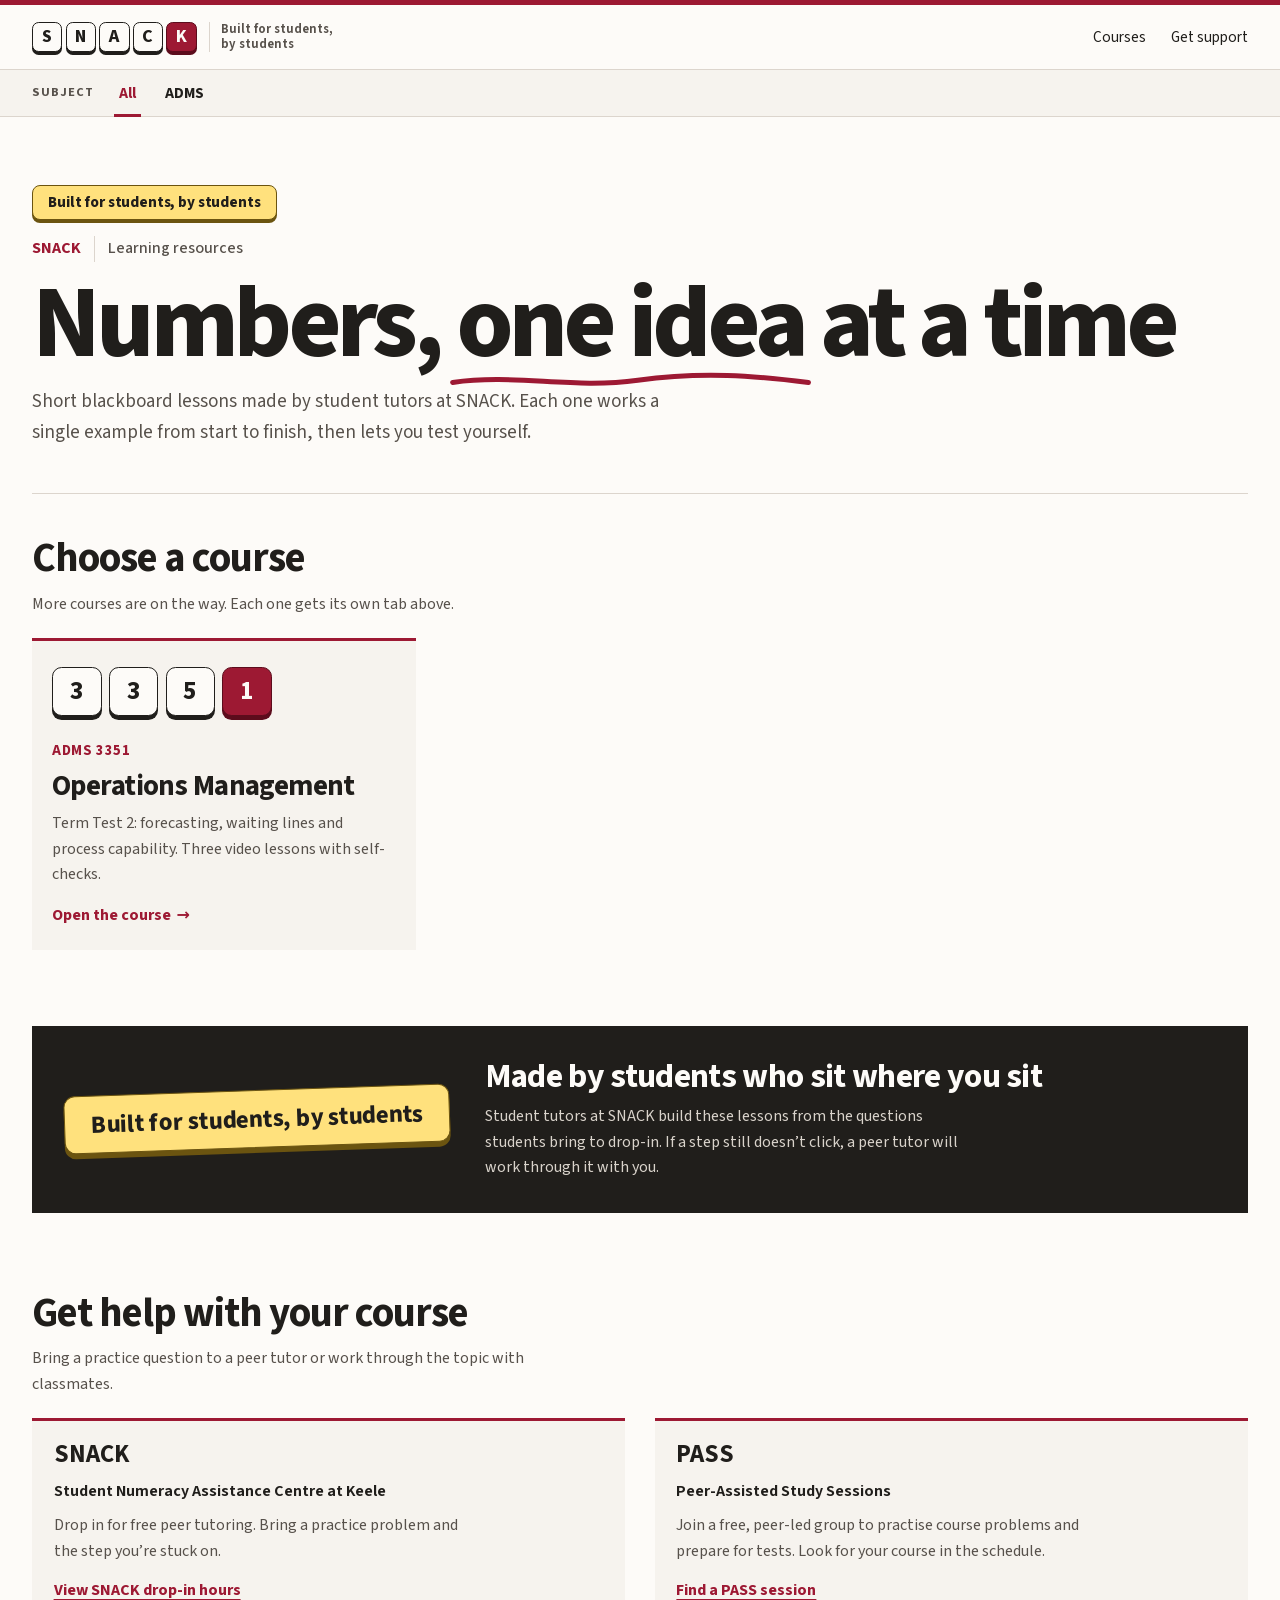
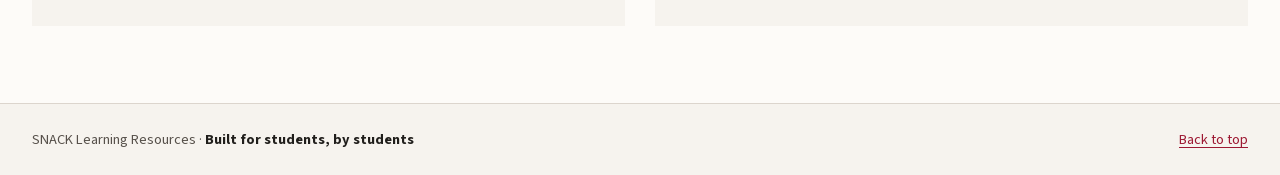
<file: index.html>
<!doctype html>
<html lang="en">
<head>
  <meta charset="utf-8">
  <meta name="viewport" content="width=device-width, initial-scale=1">
  <meta name="description" content="Short video lessons and self-checks for York courses, made by student tutors at SNACK.">
  <title>SNACK Learning Resources | Built for students, by students</title>
  <link rel="icon" href="brand/favicon.svg" type="image/svg+xml">
  <link rel="stylesheet" href="education.css">
  <link rel="stylesheet" href="styles.css">
  <script src="site.js" defer></script>
</head>
<body>
  <a class="skip-link" href="#main">Skip to content</a>
  <header class="site-header">
    <div class="site-width header-inner">
      <a class="site-brand" href="index.html" aria-label="SNACK, built for students, by students. Home">
        <span class="keylogo" aria-hidden="true"><span>S</span><span>N</span><span>A</span><span>C</span><span class="k">K</span></span>
        <span class="brand-tag" aria-hidden="true">Built for students,<br>by students</span>
      </a>
      <nav aria-label="Site">
        <a href="#subjects">Courses</a>
        <a href="#support">Get support</a>
      </nav>
    </div>
  </header>
  <nav class="tabbar" aria-label="Subjects and courses">
    <div class="site-width tabbar-inner">
      <div class="tabgroup">
        <span class="tab-label">Subject</span>
        <a class="tab" href="index.html" aria-current="page">All</a>
        <a class="tab" href="adms/">ADMS</a>
      </div>
    </div>
  </nav>

  <main class="site-width" id="main" tabindex="-1">
    <section class="hub-hero" aria-labelledby="home-title">
      <p class="hero-kicker"><span class="spacebar small">Built for students, by students</span></p>
      <p class="course">SNACK <span>Learning resources</span></p>
      <h1 id="home-title">Numbers, <span class="underlined">one idea<svg viewBox="0 0 100 10" preserveAspectRatio="none" aria-hidden="true"><path pathLength="1" d="M1 6C18 2 34 9 52 5S84 3 99 6"/></svg></span> at a time</h1>
      <p class="intro-copy">Short blackboard lessons made by student tutors at SNACK. Each one works a single example from start to finish, then lets you test yourself.</p>
    </section>

    <section class="lesson-index" id="subjects" aria-labelledby="subjects-title">
      <div class="section-heading reveal">
        <h2 id="subjects-title">Choose a course</h2>
        <p>More courses are on the way. Each one gets its own tab above.</p>
      </div>
      <ol class="course-cards">
        <li class="course-card reveal">
          <a href="adms/3351/">
            <span class="course-keys" aria-hidden="true"><span>3</span><span>3</span><span>5</span><span>1</span></span>
            <span class="card-body">
              <span class="chapter">ADMS 3351</span>
              <h3>Operations Management</h3>
              <p>Term Test 2: forecasting, waiting lines and process capability. Three video lessons with self-checks.</p>
              <span class="arrow-link">Open the course</span>
            </span>
          </a>
        </li>
      </ol>
    </section>

    <section class="made-by reveal" aria-labelledby="made-by-title">
      <p class="spacebar" aria-hidden="true">Built for students, by students</p>
      <div class="made-by-copy">
        <h2 id="made-by-title">Made by students who sit where you sit</h2>
        <p>Student tutors at SNACK build these lessons from the questions students bring to drop-in. If a step still doesn’t click, a peer tutor will work through it with you.</p>
      </div>
    </section>

    <section class="support-section" id="support" aria-labelledby="support-title">
      <div class="section-heading reveal">
        <h2 id="support-title">Get help with your course</h2>
        <p>Bring a practice question to a peer tutor or work through the topic with classmates.</p>
      </div>
      <div class="support-grid">
        <article class="support-option reveal">
          <h3>SNACK</h3>
          <p class="support-name">Student Numeracy Assistance Centre at Keele</p>
          <p>Drop in for free peer tutoring. Bring a practice problem and the step you’re stuck on.</p>
          <a class="resource-link" href="https://www.yorku.ca/laps/snack/drop-in-support/">View SNACK drop-in hours</a>
        </article>
        <article class="support-option reveal" style="--delay: .08s">
          <h3>PASS</h3>
          <p class="support-name">Peer-Assisted Study Sessions</p>
          <p>Join a free, peer-led group to practise course problems and prepare for tests. Look for your course in the schedule.</p>
          <a class="resource-link" href="https://www.yorku.ca/laps/support/pass-program/">Find a PASS session</a>
        </article>
      </div>
    </section>
  </main>
  <footer class="site-footer">
    <div class="site-width">
      <span>SNACK Learning Resources · <strong>Built for students, by students</strong></span>
      <a href="#main">Back to top</a>
    </div>
  </footer>
</body>
</html>
</file>
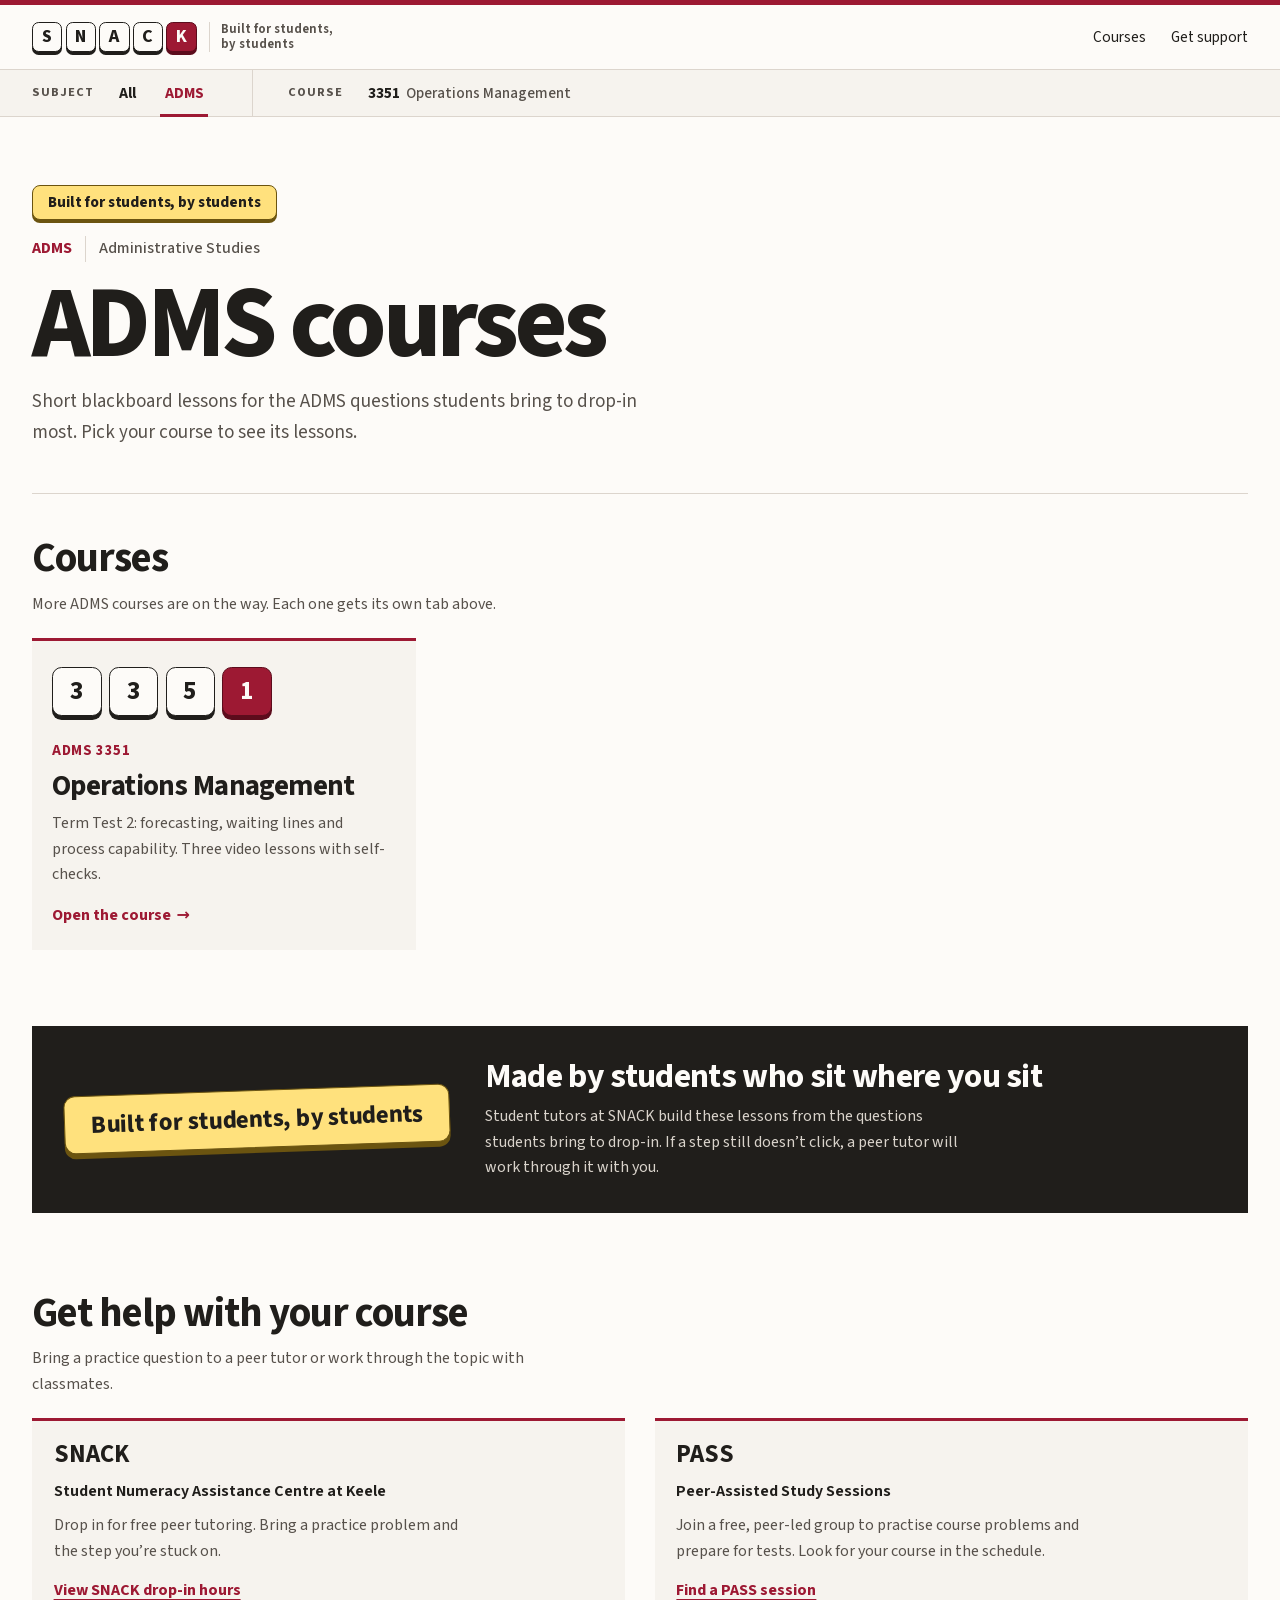
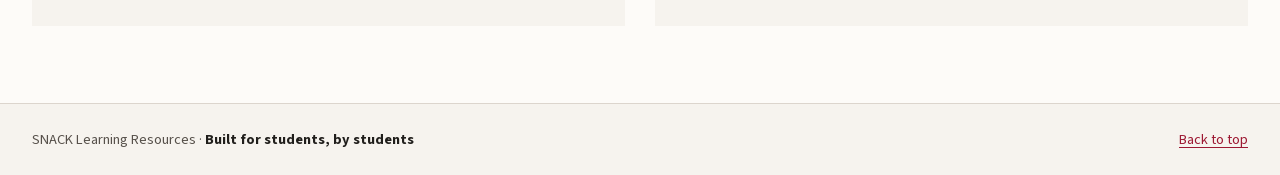
<file: adms/index.html>
<!doctype html>
<html lang="en">
<head>
  <meta charset="utf-8">
  <meta name="viewport" content="width=device-width, initial-scale=1">
  <meta name="description" content="Video lessons and self-checks for ADMS courses at York, made by SNACK student tutors.">
  <title>ADMS courses | SNACK Learning Resources</title>
  <link rel="icon" href="../brand/favicon.svg" type="image/svg+xml">
  <link rel="stylesheet" href="../education.css">
  <link rel="stylesheet" href="../styles.css">
  <script src="../site.js" defer></script>
</head>
<body>
  <a class="skip-link" href="#main">Skip to content</a>
  <header class="site-header">
    <div class="site-width header-inner">
      <a class="site-brand" href="../index.html" aria-label="SNACK, built for students, by students. Home">
        <span class="keylogo" aria-hidden="true"><span>S</span><span>N</span><span>A</span><span>C</span><span class="k">K</span></span>
        <span class="brand-tag" aria-hidden="true">Built for students,<br>by students</span>
      </a>
      <nav aria-label="Site">
        <a href="#courses">Courses</a>
        <a href="#support">Get support</a>
      </nav>
    </div>
  </header>
  <nav class="tabbar" aria-label="Subjects and courses">
    <div class="site-width tabbar-inner">
      <div class="tabgroup">
        <span class="tab-label">Subject</span>
        <a class="tab" href="../index.html">All</a>
        <a class="tab" href="../adms/" aria-current="page">ADMS</a>
      </div>
      <div class="tabgroup">
        <span class="tab-label">Course</span>
        <a class="tab" href="../adms/3351/">3351<span class="tab-name"> Operations Management</span></a>
      </div>
    </div>
  </nav>

  <main class="site-width" id="main" tabindex="-1">
    <section class="hub-hero" aria-labelledby="adms-title">
      <p class="hero-kicker"><span class="spacebar small">Built for students, by students</span></p>
      <p class="course">ADMS <span>Administrative Studies</span></p>
      <h1 id="adms-title">ADMS courses</h1>
      <p class="intro-copy">Short blackboard lessons for the ADMS questions students bring to drop-in most. Pick your course to see its lessons.</p>
    </section>

    <section class="lesson-index" id="courses" aria-labelledby="courses-title">
      <div class="section-heading reveal">
        <h2 id="courses-title">Courses</h2>
        <p>More ADMS courses are on the way. Each one gets its own tab above.</p>
      </div>
      <ol class="course-cards">
        <li class="course-card reveal">
          <a href="3351/">
            <span class="course-keys" aria-hidden="true"><span>3</span><span>3</span><span>5</span><span>1</span></span>
            <span class="card-body">
              <span class="chapter">ADMS 3351</span>
              <h3>Operations Management</h3>
              <p>Term Test 2: forecasting, waiting lines and process capability. Three video lessons with self-checks.</p>
              <span class="arrow-link">Open the course</span>
            </span>
          </a>
        </li>
      </ol>
    </section>

    <section class="made-by reveal" aria-labelledby="made-by-title">
      <p class="spacebar" aria-hidden="true">Built for students, by students</p>
      <div class="made-by-copy">
        <h2 id="made-by-title">Made by students who sit where you sit</h2>
        <p>Student tutors at SNACK build these lessons from the questions students bring to drop-in. If a step still doesn’t click, a peer tutor will work through it with you.</p>
      </div>
    </section>

    <section class="support-section" id="support" aria-labelledby="support-title">
      <div class="section-heading reveal">
        <h2 id="support-title">Get help with your course</h2>
        <p>Bring a practice question to a peer tutor or work through the topic with classmates.</p>
      </div>
      <div class="support-grid">
        <article class="support-option reveal">
          <h3>SNACK</h3>
          <p class="support-name">Student Numeracy Assistance Centre at Keele</p>
          <p>Drop in for free peer tutoring. Bring a practice problem and the step you’re stuck on.</p>
          <a class="resource-link" href="https://www.yorku.ca/laps/snack/drop-in-support/">View SNACK drop-in hours</a>
        </article>
        <article class="support-option reveal" style="--delay: .08s">
          <h3>PASS</h3>
          <p class="support-name">Peer-Assisted Study Sessions</p>
          <p>Join a free, peer-led group to practise course problems and prepare for tests. Look for your course in the schedule.</p>
          <a class="resource-link" href="https://www.yorku.ca/laps/support/pass-program/">Find a PASS session</a>
        </article>
      </div>
    </section>
  </main>
  <footer class="site-footer">
    <div class="site-width">
      <span>SNACK Learning Resources · <strong>Built for students, by students</strong></span>
      <a href="#main">Back to top</a>
    </div>
  </footer>
</body>
</html>
</file>
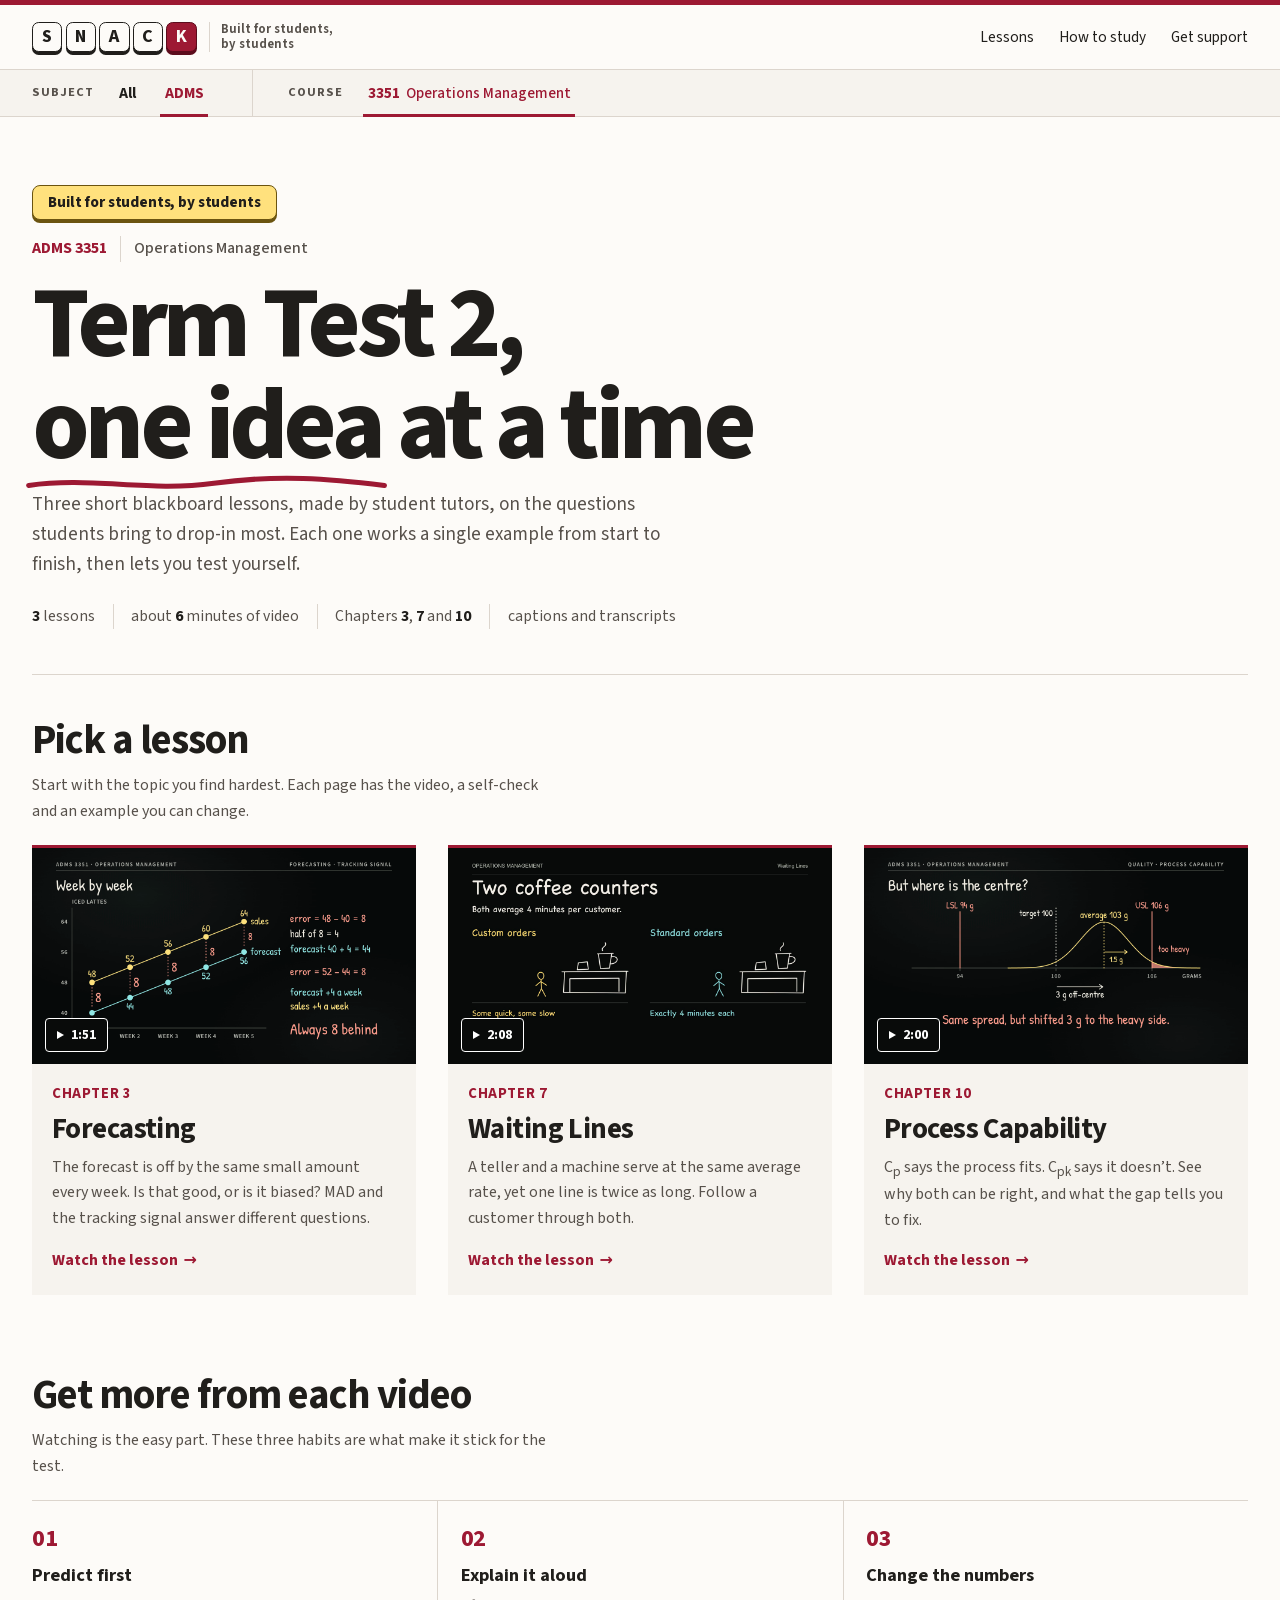
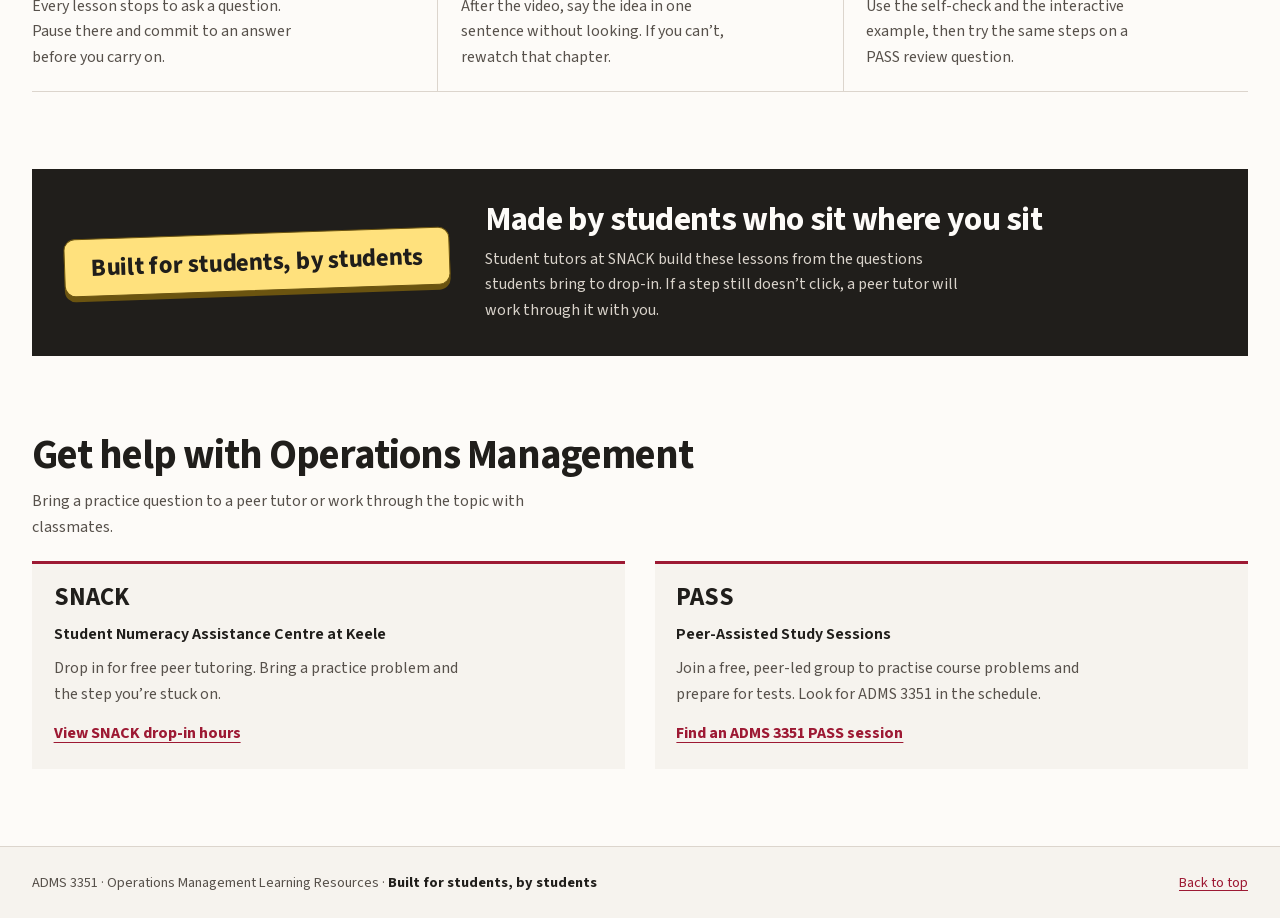
<file: adms/3351/index.html>
<!doctype html>
<html lang="en">
<head>
  <meta charset="utf-8">
  <meta name="viewport" content="width=device-width, initial-scale=1">
  <meta name="description" content="Short blackboard lessons for ADMS 3351 Term Test 2: forecasting, waiting lines and process capability, each with a self-check and peer support at York.">
  <title>Term Test 2 Review | ADMS 3351 | SNACK Learning Resources</title>
  <link rel="icon" href="../../brand/favicon.svg" type="image/svg+xml">
  <link rel="stylesheet" href="../../education.css">
  <link rel="stylesheet" href="../../styles.css">
  <script src="../../site.js" defer></script>
</head>
<body>
  <a class="skip-link" href="#main">Skip to content</a>
  <header class="site-header">
    <div class="site-width header-inner">
      <a class="site-brand" href="../../index.html" aria-label="SNACK, built for students, by students. Home">
        <span class="keylogo" aria-hidden="true"><span>S</span><span>N</span><span>A</span><span>C</span><span class="k">K</span></span>
        <span class="brand-tag" aria-hidden="true">Built for students,<br>by students</span>
      </a>
      <nav aria-label="Site">
        <a href="#lessons">Lessons</a>
        <a href="#how">How to study</a>
        <a href="#support">Get support</a>
      </nav>
    </div>
  </header>
  <nav class="tabbar" aria-label="Subjects and courses">
    <div class="site-width tabbar-inner">
      <div class="tabgroup">
        <span class="tab-label">Subject</span>
        <a class="tab" href="../../index.html">All</a>
        <a class="tab" href="../../adms/" aria-current="true">ADMS</a>
      </div>
      <div class="tabgroup">
        <span class="tab-label">Course</span>
        <a class="tab" href="../../adms/3351/" aria-current="page">3351<span class="tab-name"> Operations Management</span></a>
      </div>
    </div>
  </nav>

  <main class="site-width" id="main" tabindex="-1">
    <section class="hub-hero" aria-labelledby="hub-title">
      <p class="hero-kicker"><span class="spacebar small">Built for students, by students</span></p>
      <p class="course">ADMS 3351 <span>Operations Management</span></p>
      <h1 id="hub-title">Term Test 2, <span class="underlined">one idea<svg viewBox="0 0 100 10" preserveAspectRatio="none" aria-hidden="true"><path pathLength="1" d="M1 6C18 2 34 9 52 5S84 3 99 6"/></svg></span> at a time</h1>
      <p class="intro-copy">Three short blackboard lessons, made by student tutors, on the questions students bring to drop-in most. Each one works a single example from start to finish, then lets you test yourself.</p>
      <ul class="hub-facts">
        <li><strong>3</strong> lessons</li>
        <li>about <strong>6</strong> minutes of video</li>
        <li>Chapters <strong>3</strong>, <strong>7</strong> and <strong>10</strong></li>
        <li>captions and transcripts</li>
      </ul>
    </section>

    <section class="lesson-index" id="lessons" aria-labelledby="lessons-title">
      <div class="section-heading reveal">
        <h2 id="lessons-title">Pick a lesson</h2>
        <p>Start with the topic you find hardest. Each page has the video, a self-check and an example you can change.</p>
      </div>
      <ol class="lesson-cards">
        <li class="lesson-card reveal">
          <a href="forecasting.html">
            <span class="poster"><img src="media/forecasting-poster.png" alt="" width="1280" height="720"><span class="play-chip">1:51</span></span>
            <span class="card-body">
              <span class="chapter">Chapter 3</span>
              <h3>Forecasting</h3>
              <p>The forecast is off by the same small amount every week. Is that good, or is it biased? MAD and the tracking signal answer different questions.</p>
              <span class="arrow-link">Watch the lesson</span>
            </span>
          </a>
        </li>
        <li class="lesson-card reveal" style="--delay: .08s">
          <a href="waiting-lines.html">
            <span class="poster"><img src="media/waiting-lines-poster.png" alt="" width="1280" height="720"><span class="play-chip">2:08</span></span>
            <span class="card-body">
              <span class="chapter">Chapter 7</span>
              <h3>Waiting Lines</h3>
              <p>A teller and a machine serve at the same average rate, yet one line is twice as long. Follow a customer through both.</p>
              <span class="arrow-link">Watch the lesson</span>
            </span>
          </a>
        </li>
        <li class="lesson-card reveal" style="--delay: .16s">
          <a href="quality.html">
            <span class="poster"><img src="media/quality-poster.png" alt="" width="1280" height="720"><span class="play-chip">2:00</span></span>
            <span class="card-body">
              <span class="chapter">Chapter 10</span>
              <h3>Process Capability</h3>
              <p>C<sub>p</sub> says the process fits. C<sub>pk</sub> says it doesn’t. See why both can be right, and what the gap tells you to fix.</p>
              <span class="arrow-link">Watch the lesson</span>
            </span>
          </a>
        </li>
      </ol>
    </section>

    <section class="hub-section" id="how" aria-labelledby="how-title">
      <div class="section-heading reveal">
        <h2 id="how-title">Get more from each video</h2>
        <p>Watching is the easy part. These three habits are what make it stick for the test.</p>
      </div>
      <ol class="method reveal">
        <li><h3>Predict first</h3><p>Every lesson stops to ask a question. Pause there and commit to an answer before you carry on.</p></li>
        <li><h3>Explain it aloud</h3><p>After the video, say the idea in one sentence without looking. If you can’t, rewatch that chapter.</p></li>
        <li><h3>Change the numbers</h3><p>Use the self-check and the interactive example, then try the same steps on a PASS review question.</p></li>
      </ol>
    </section>

    <section class="made-by reveal" aria-labelledby="made-by-title">
      <p class="spacebar" aria-hidden="true">Built for students, by students</p>
      <div class="made-by-copy">
        <h2 id="made-by-title">Made by students who sit where you sit</h2>
        <p>Student tutors at SNACK build these lessons from the questions students bring to drop-in. If a step still doesn’t click, a peer tutor will work through it with you.</p>
      </div>
    </section>

    <section class="support-section" id="support" aria-labelledby="support-title">
      <div class="section-heading reveal">
        <h2 id="support-title">Get help with Operations Management</h2>
        <p>Bring a practice question to a peer tutor or work through the topic with classmates.</p>
      </div>
      <div class="support-grid">
        <article class="support-option reveal">
          <h3>SNACK</h3>
          <p class="support-name">Student Numeracy Assistance Centre at Keele</p>
          <p>Drop in for free peer tutoring. Bring a practice problem and the step you’re stuck on.</p>
          <a class="resource-link" href="https://www.yorku.ca/laps/snack/drop-in-support/">View SNACK drop-in hours</a>
        </article>
        <article class="support-option reveal" style="--delay: .08s">
          <h3>PASS</h3>
          <p class="support-name">Peer-Assisted Study Sessions</p>
          <p>Join a free, peer-led group to practise course problems and prepare for tests. Look for ADMS 3351 in the schedule.</p>
          <a class="resource-link" href="https://www.yorku.ca/laps/support/pass-program/">Find an ADMS 3351 PASS session</a>
        </article>
      </div>
    </section>
  </main>
  <footer class="site-footer">
    <div class="site-width">
      <span>ADMS 3351 · Operations Management Learning Resources · <strong>Built for students, by students</strong></span>
      <a href="#main">Back to top</a>
    </div>
  </footer>
</body>
</html>
</file>
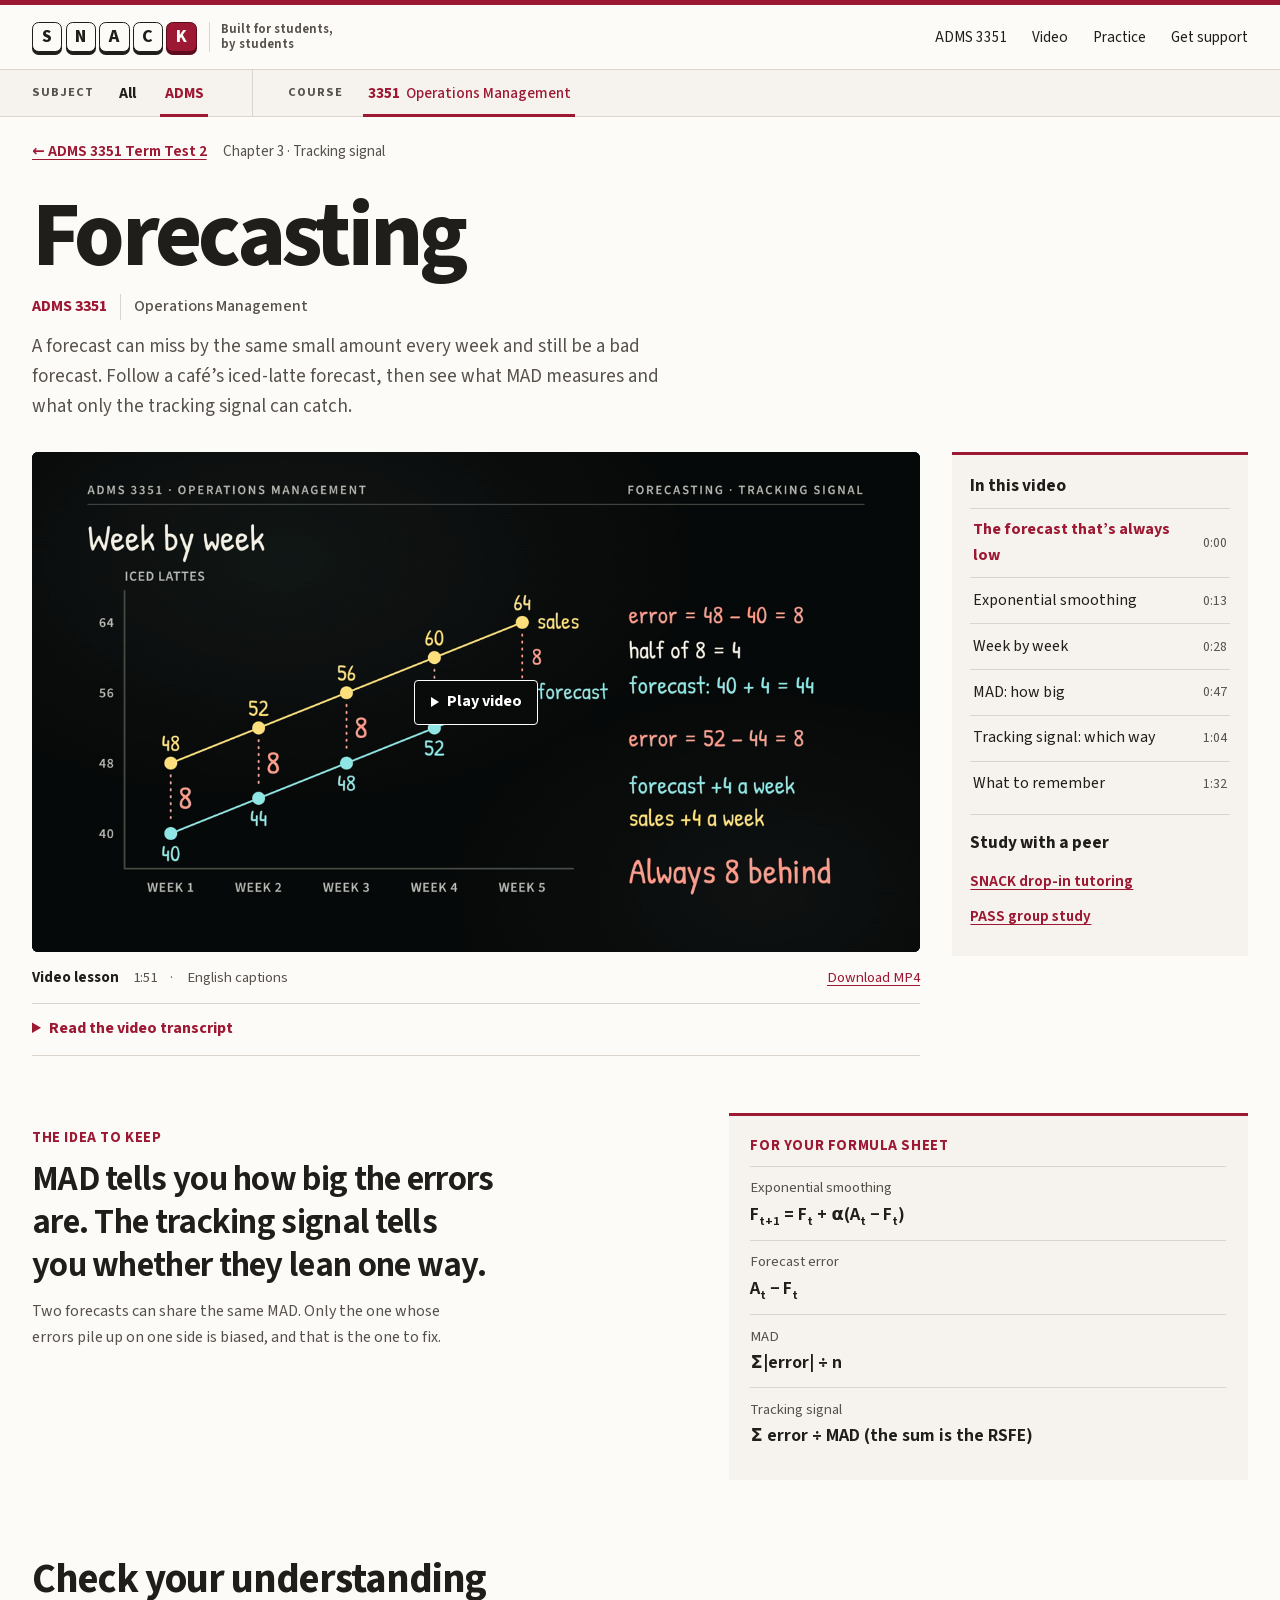
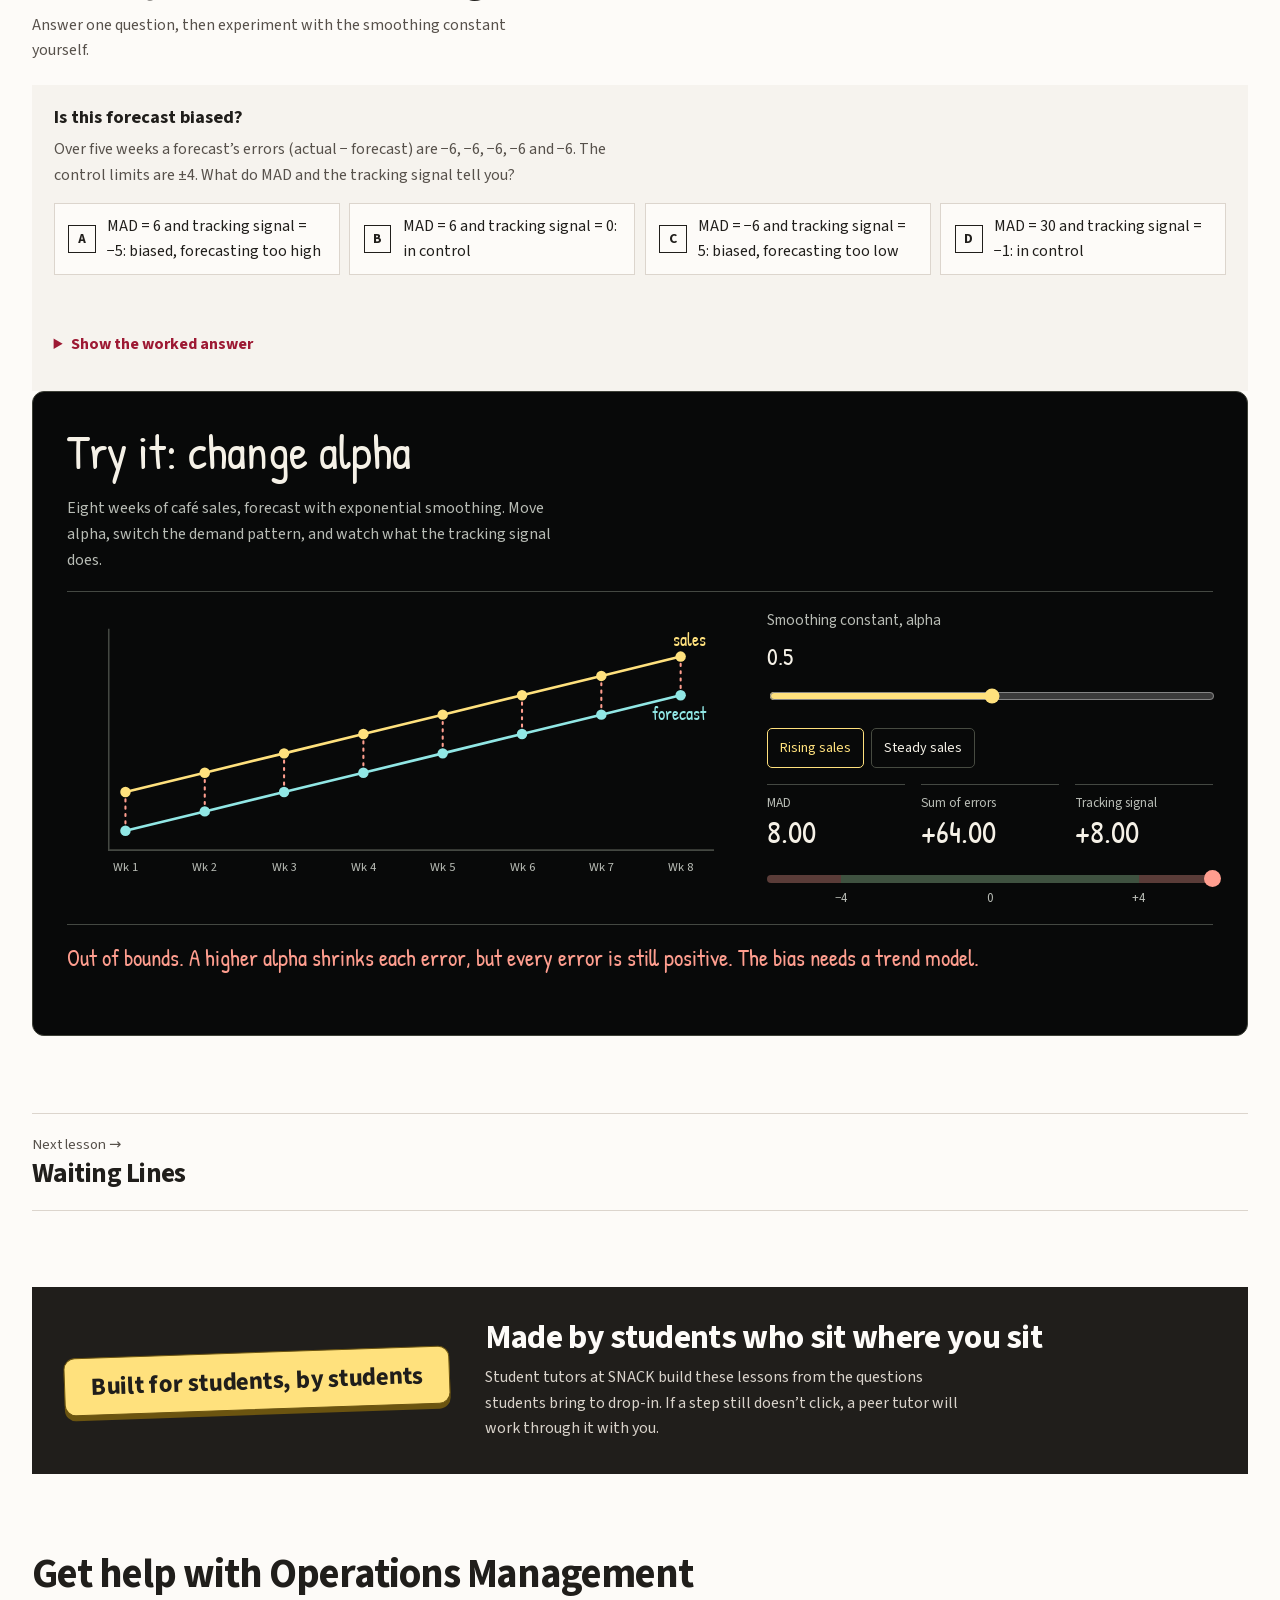
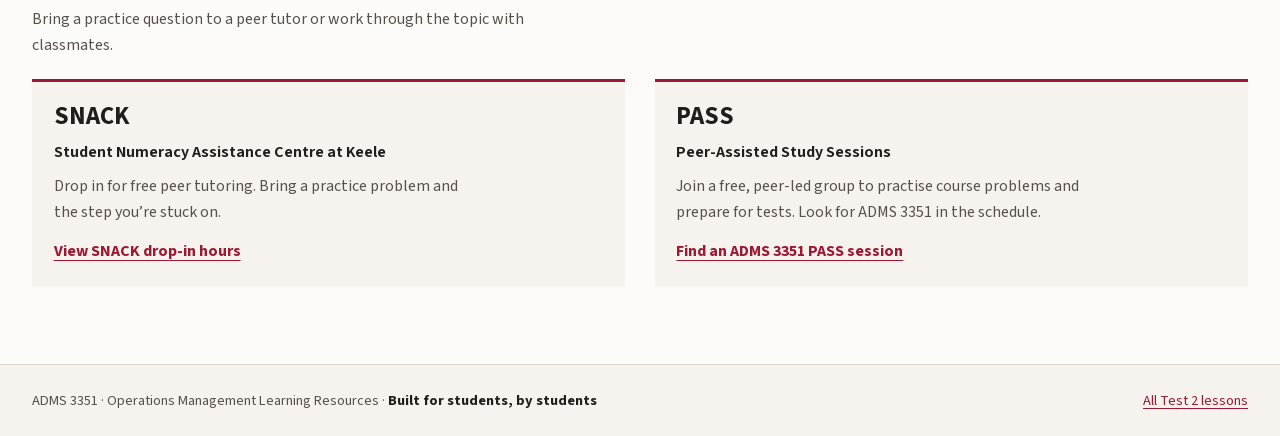
<file: forecasting.html>
<!doctype html>
<html lang="en">
<head>
  <meta charset="utf-8">
  <title>Moved to adms/3351/forecasting.html</title>
  <meta http-equiv="refresh" content="0; url=adms/3351/forecasting.html">
  <link rel="canonical" href="adms/3351/forecasting.html">
  <script>location.replace("adms/3351/forecasting.html" + location.hash);</script>
</head>
<body><p>This lesson moved to <a href="adms/3351/forecasting.html">adms/3351/forecasting.html</a>.</p></body>
</html>
</file>
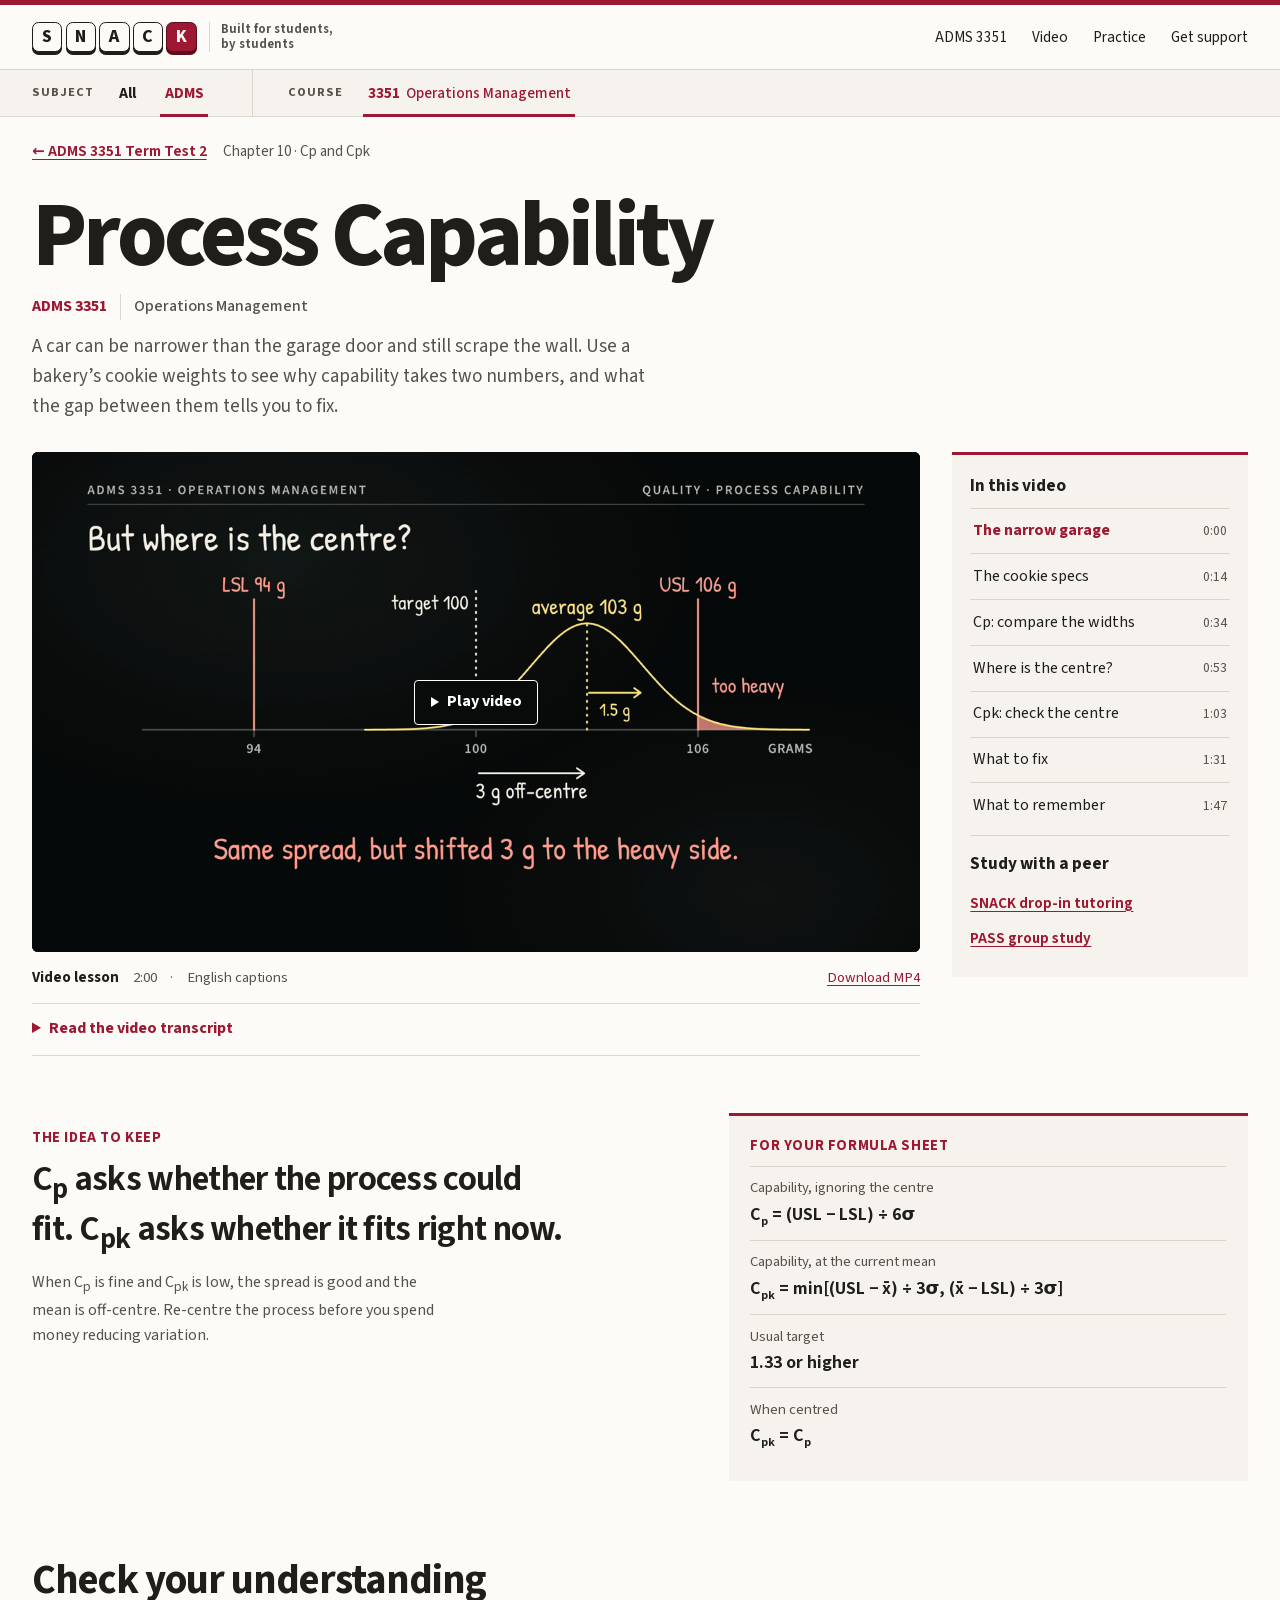
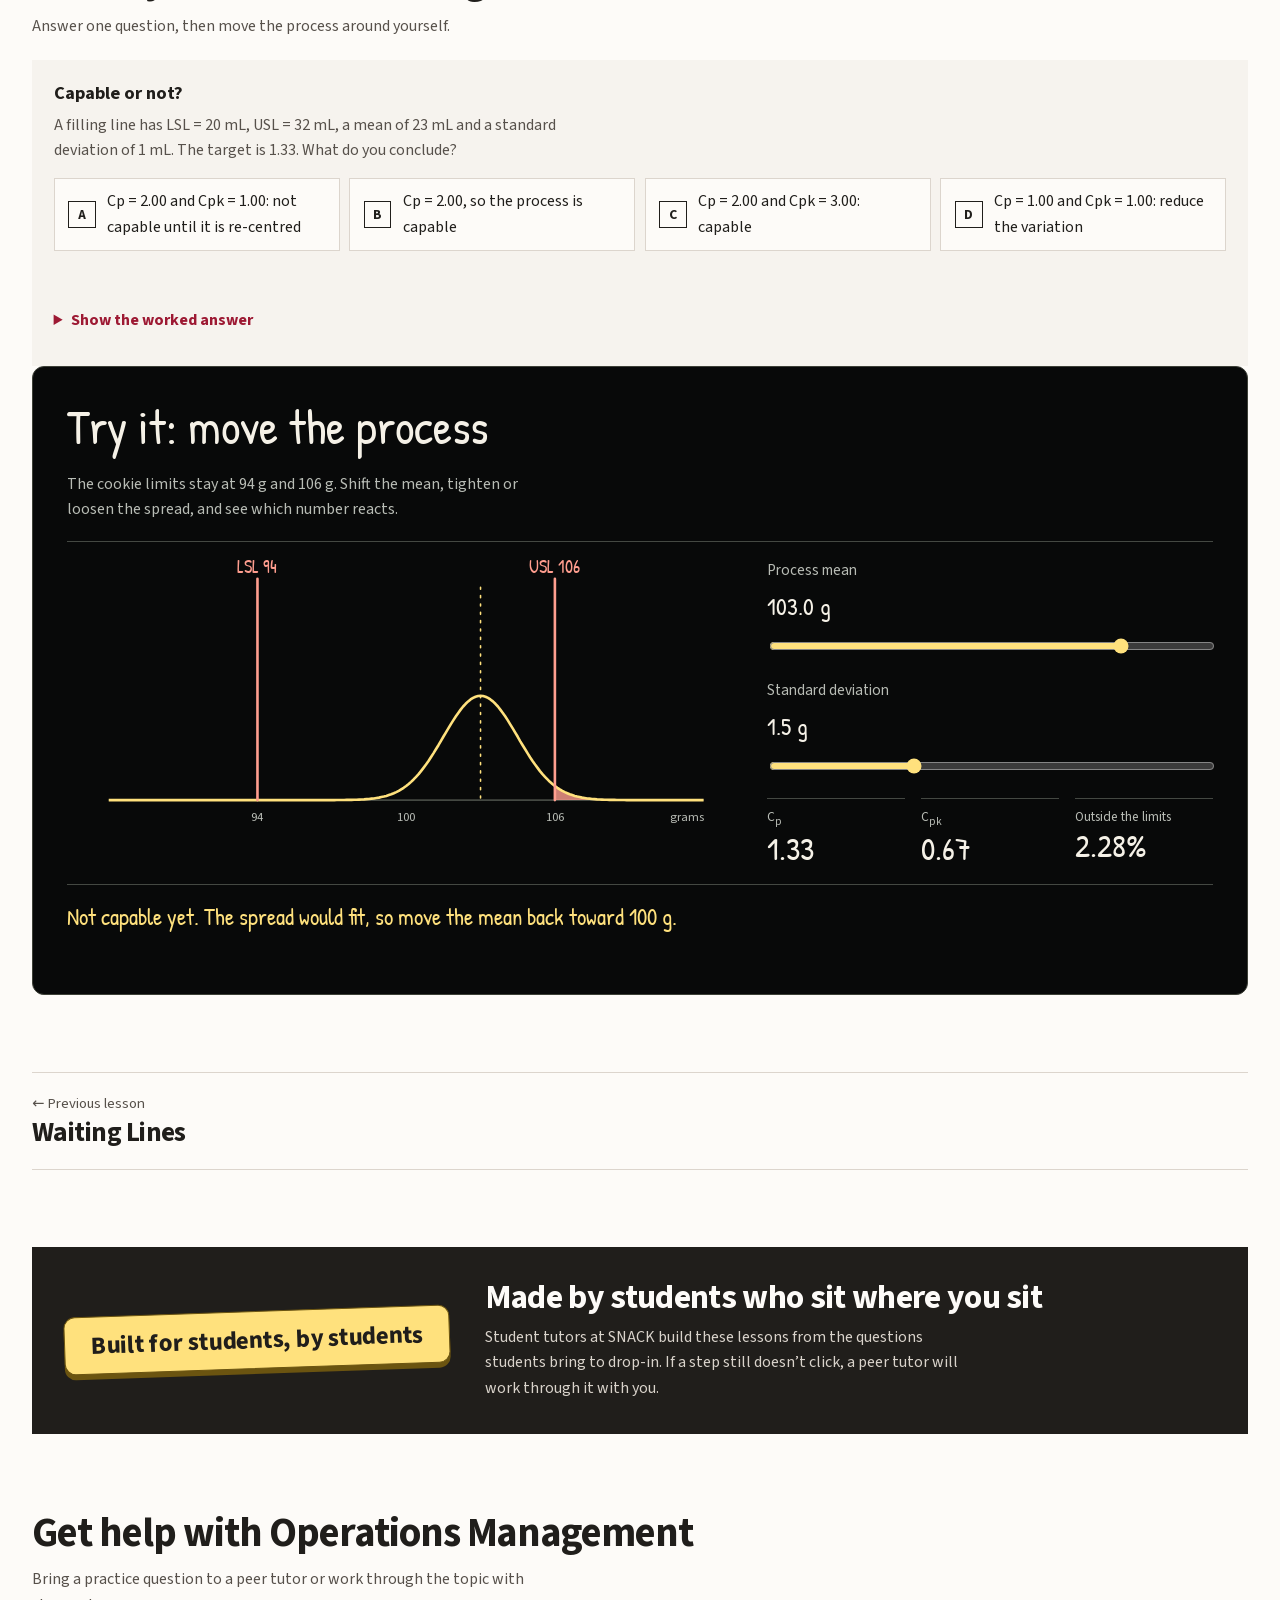
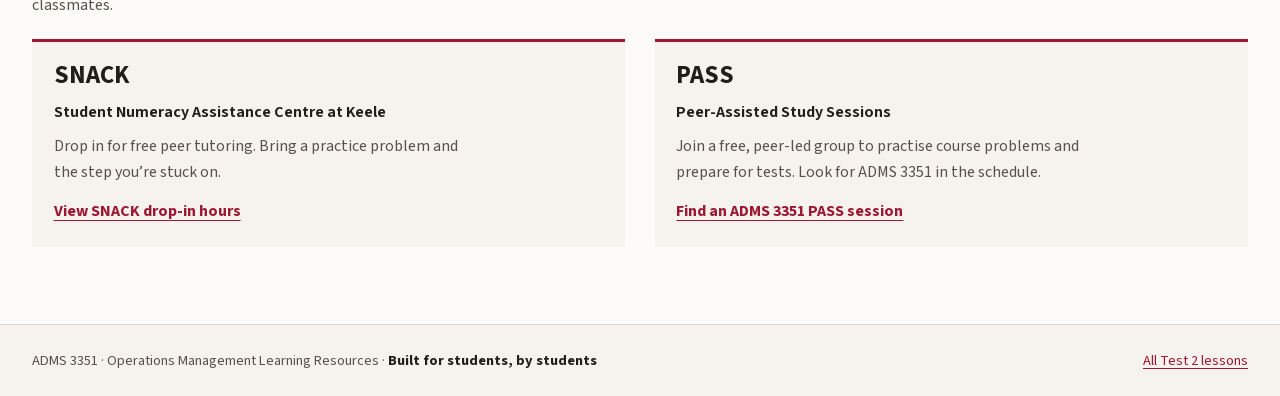
<file: quality.html>
<!doctype html>
<html lang="en">
<head>
  <meta charset="utf-8">
  <title>Moved to adms/3351/quality.html</title>
  <meta http-equiv="refresh" content="0; url=adms/3351/quality.html">
  <link rel="canonical" href="adms/3351/quality.html">
  <script>location.replace("adms/3351/quality.html" + location.hash);</script>
</head>
<body><p>This lesson moved to <a href="adms/3351/quality.html">adms/3351/quality.html</a>.</p></body>
</html>
</file>
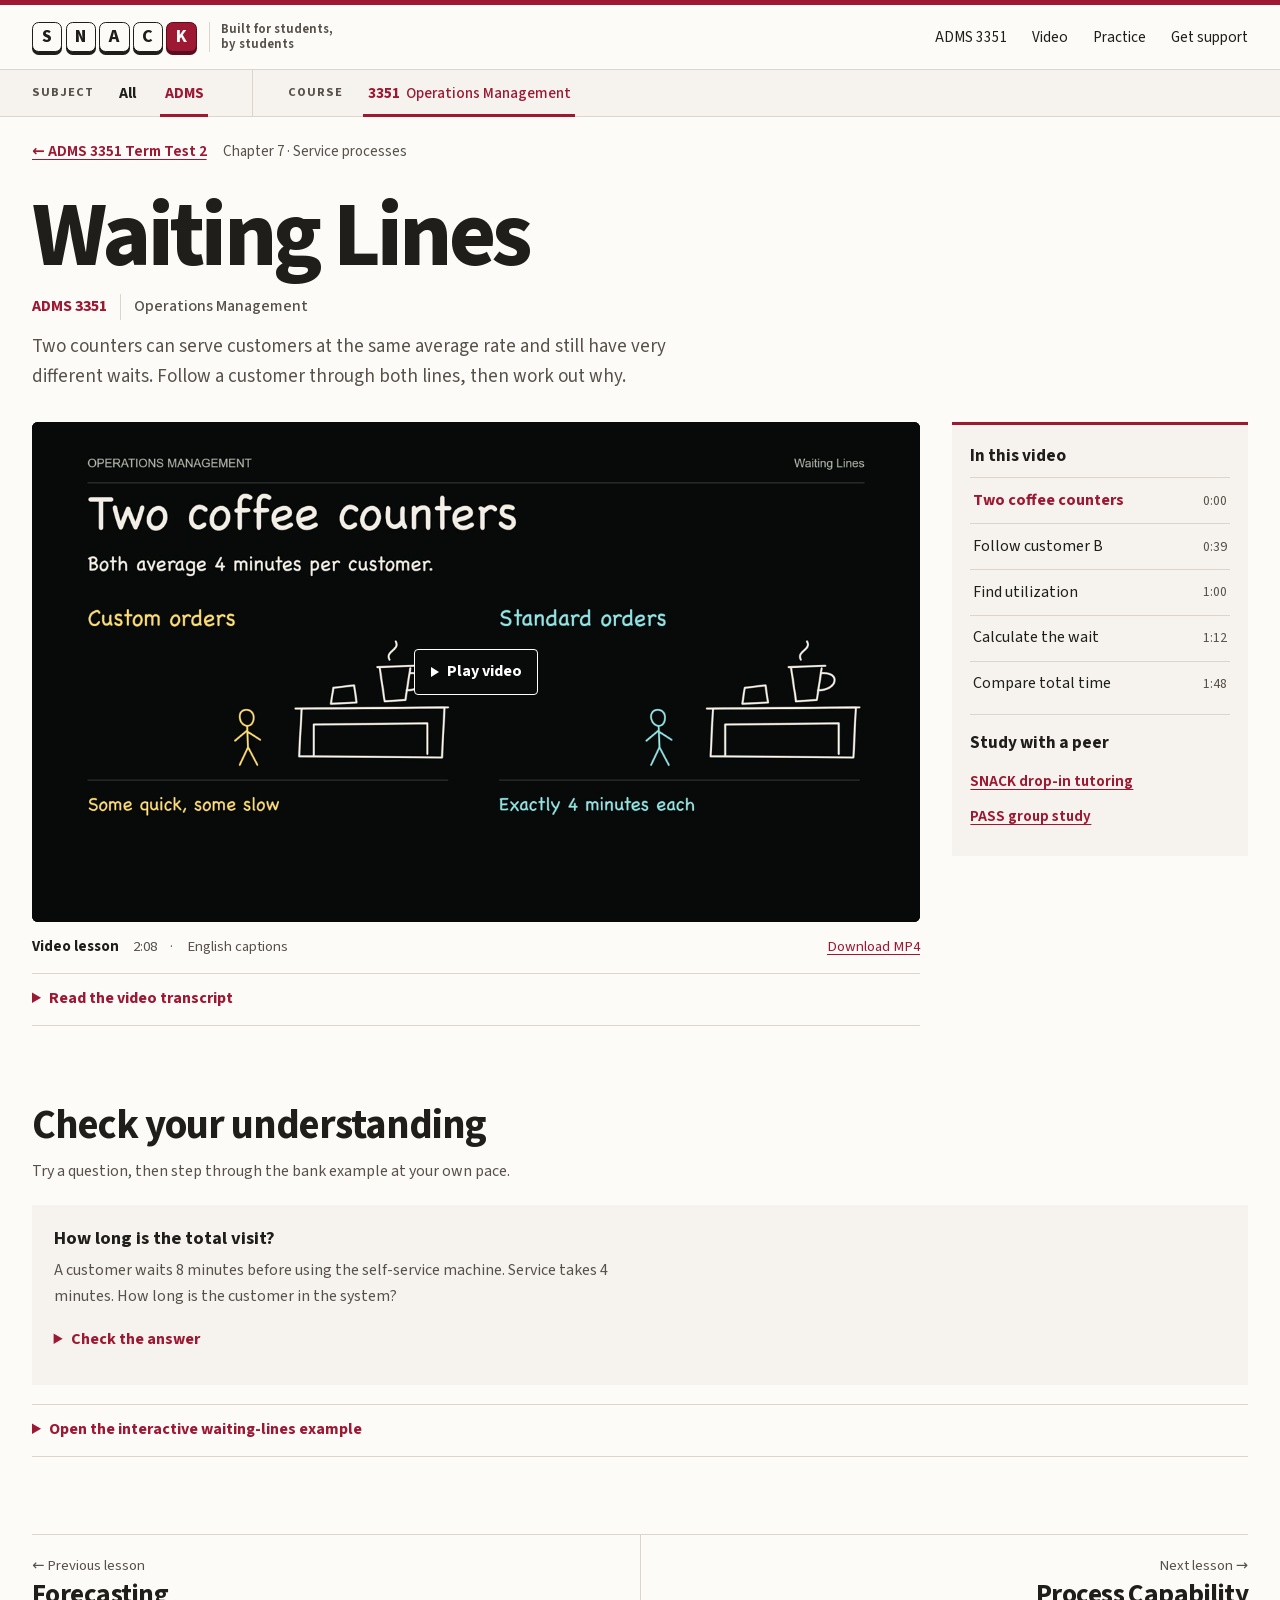
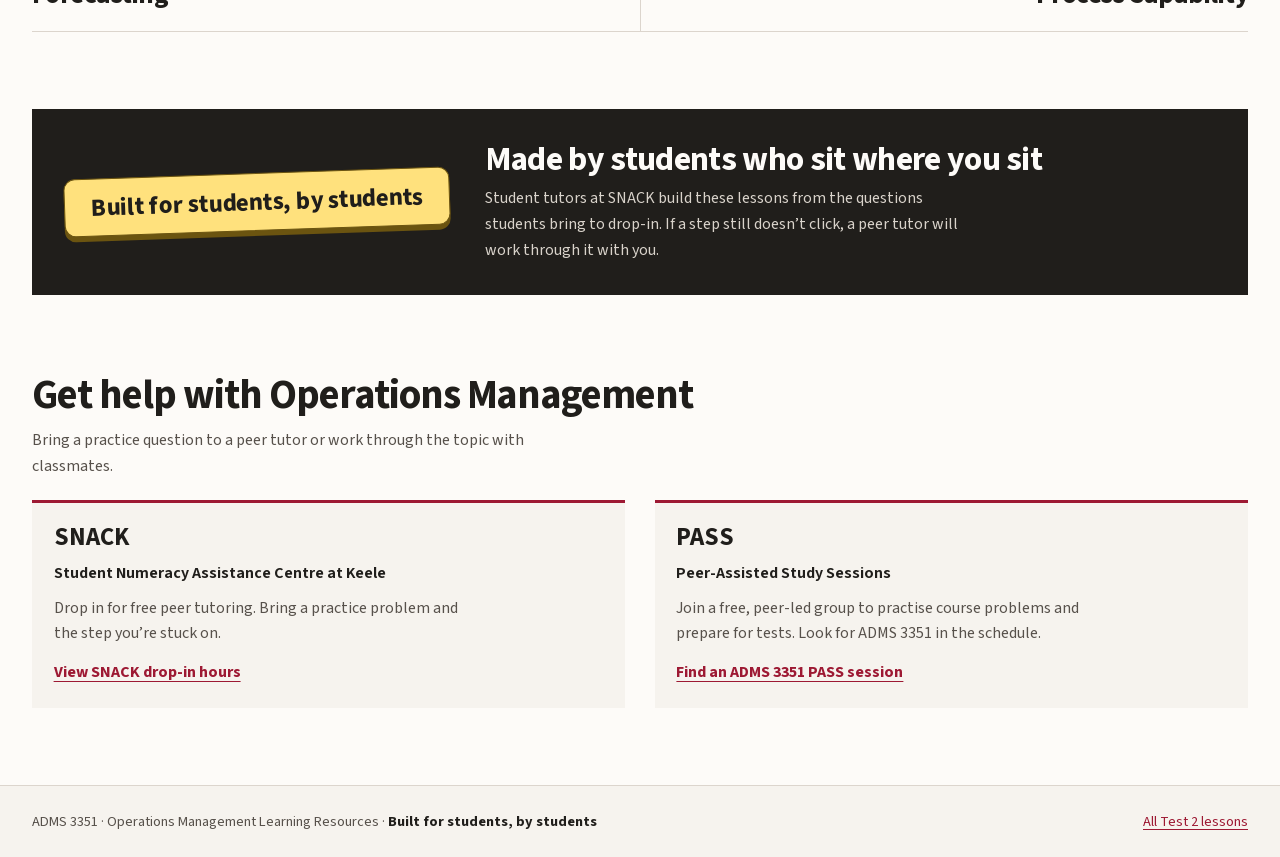
<file: waiting-lines.html>
<!doctype html>
<html lang="en">
<head>
  <meta charset="utf-8">
  <title>Moved to adms/3351/waiting-lines.html</title>
  <meta http-equiv="refresh" content="0; url=adms/3351/waiting-lines.html">
  <link rel="canonical" href="adms/3351/waiting-lines.html">
  <script>location.replace("adms/3351/waiting-lines.html" + location.hash);</script>
</head>
<body><p>This lesson moved to <a href="adms/3351/waiting-lines.html">adms/3351/waiting-lines.html</a>.</p></body>
</html>
</file>
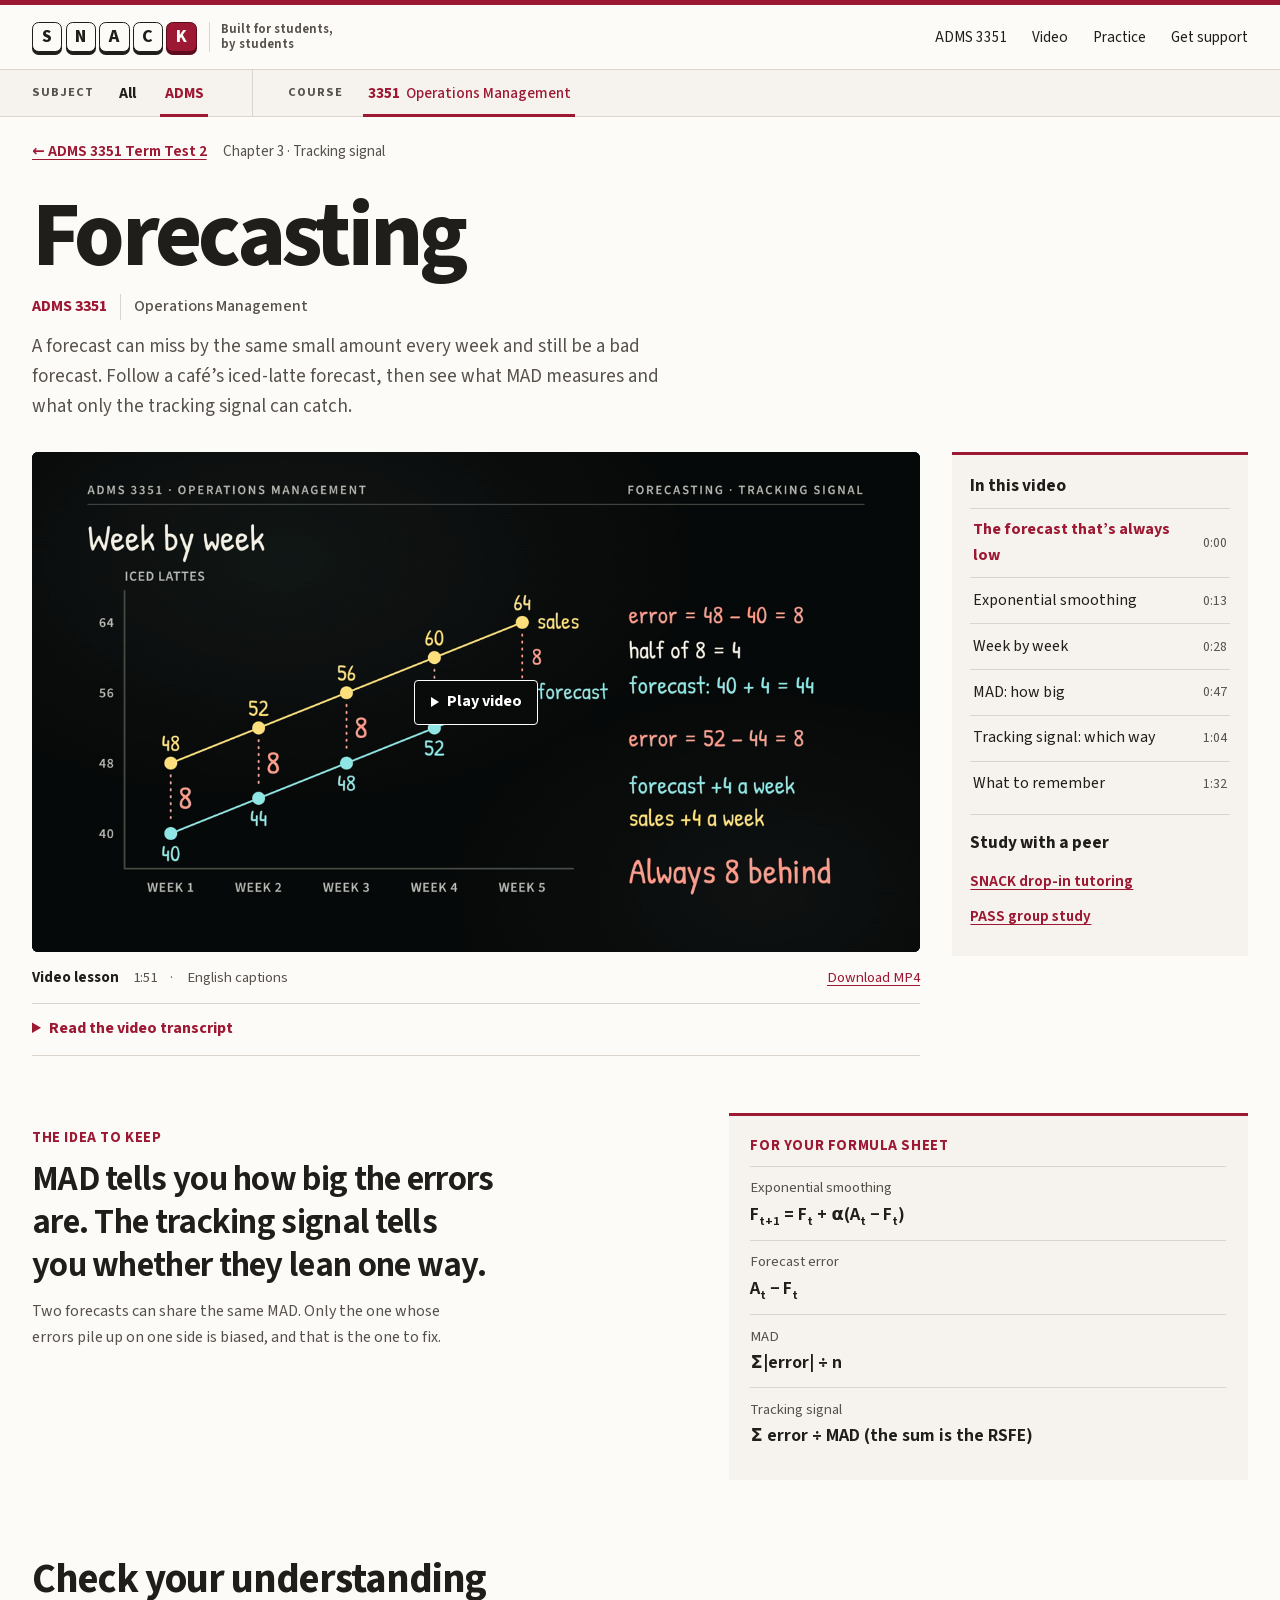
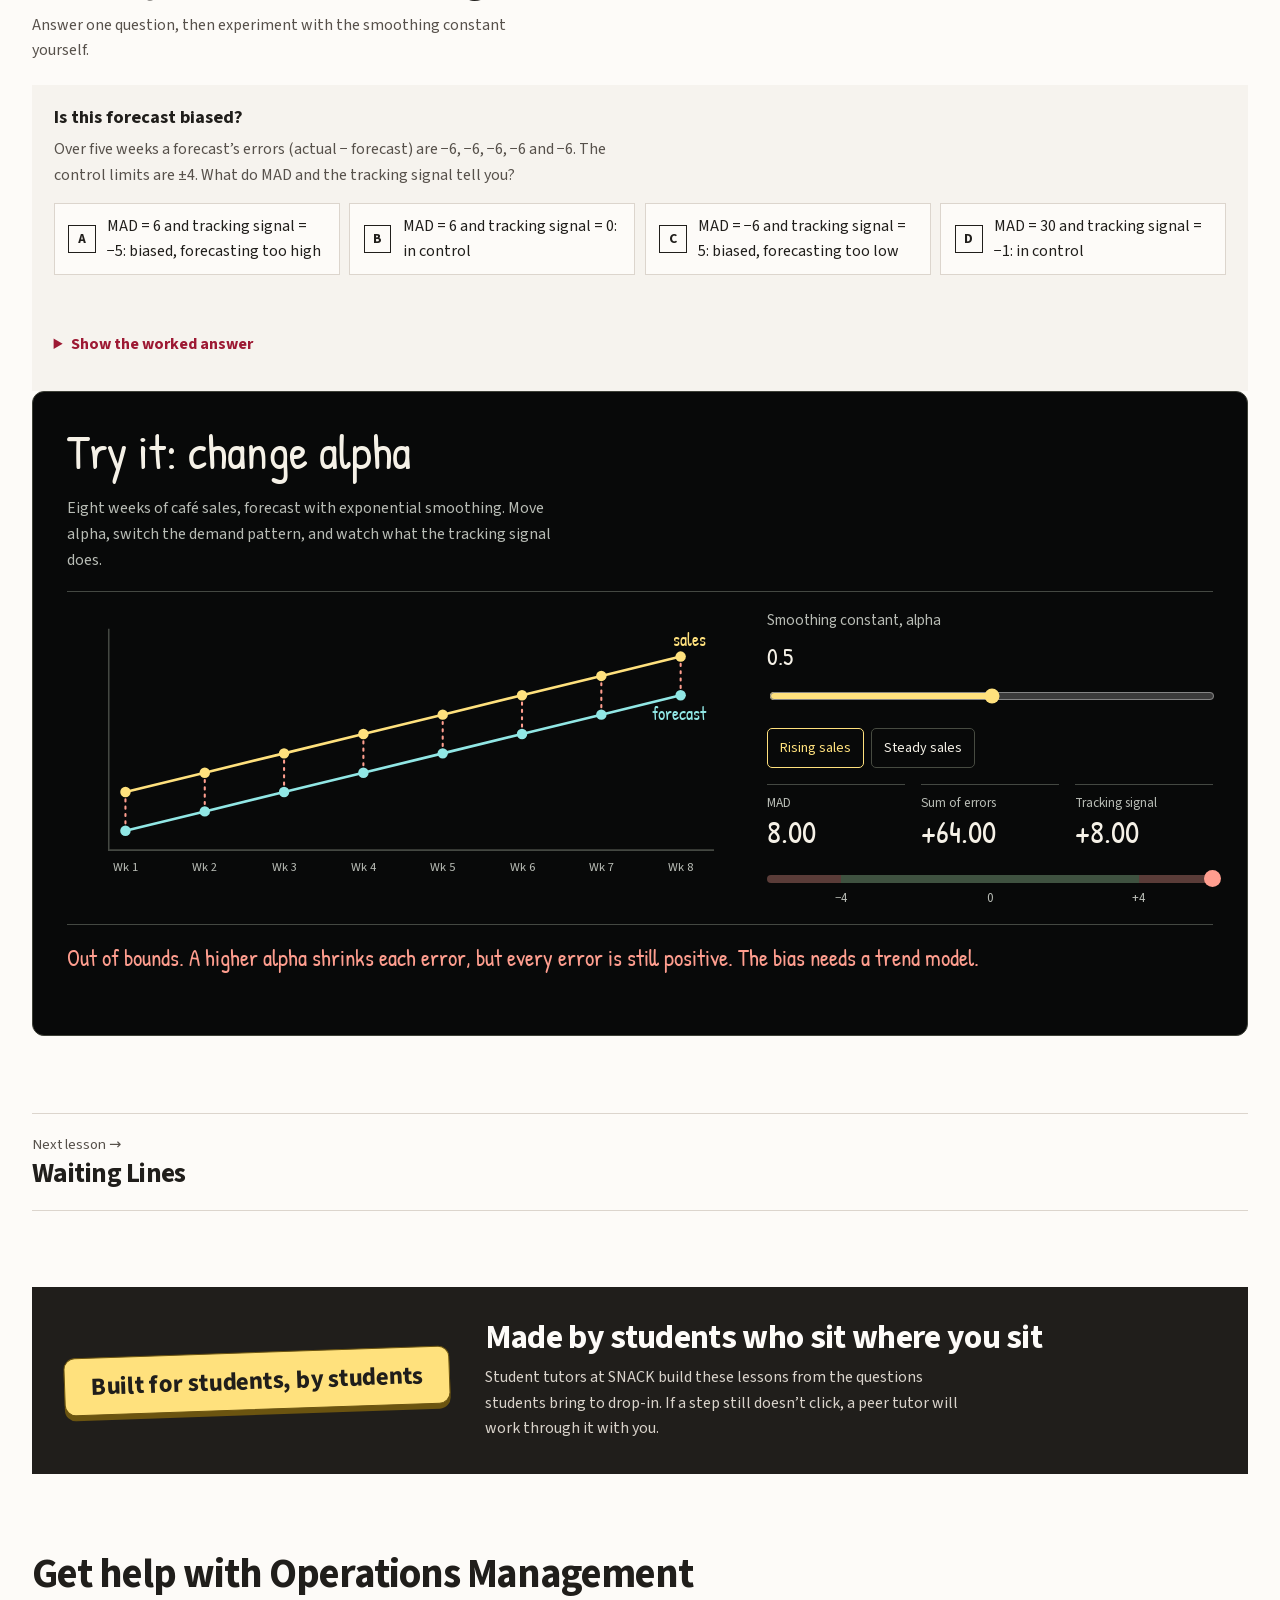
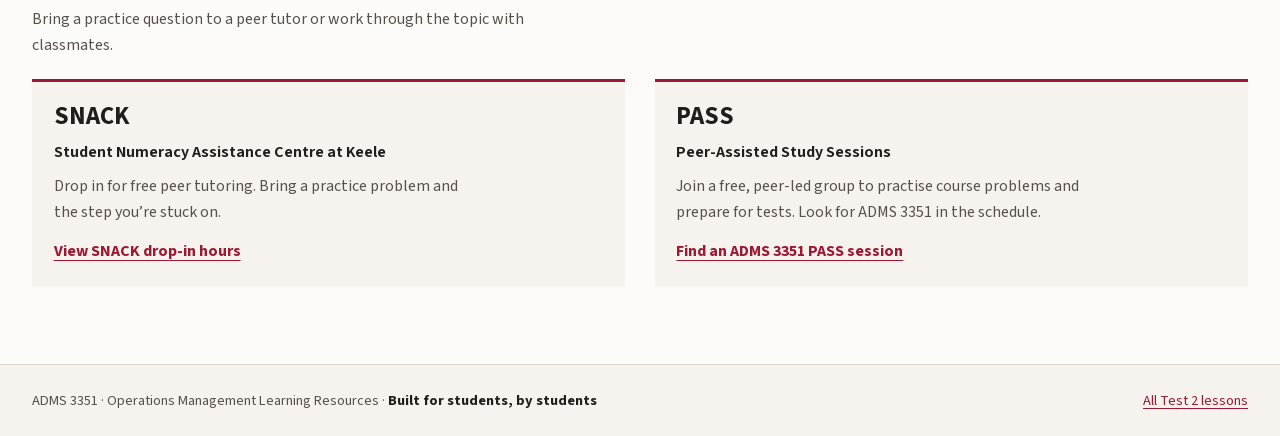
<file: adms/3351/forecasting.html>
<!doctype html>
<html lang="en">
<head>
  <meta charset="utf-8">
  <meta name="viewport" content="width=device-width, initial-scale=1">
  <meta name="description" content="Why a forecast with a small MAD can still be biased, how exponential smoothing lags a trend, and how the tracking signal catches it.">
  <title>Forecasting | ADMS 3351 | SNACK Learning Resources</title>
  <link rel="icon" href="../../brand/favicon.svg" type="image/svg+xml">
  <link rel="stylesheet" href="../../education.css">
  <link rel="stylesheet" href="../../styles.css">
  <script src="../../site.js" defer></script>
  <script src="../../player.js" defer></script>
  <script src="../../lab-forecasting.js" defer></script>
</head>
<body>
  <a class="skip-link" href="#main">Skip to content</a>
  <header class="site-header">
    <div class="site-width header-inner">
      <a class="site-brand" href="../../index.html" aria-label="SNACK, built for students, by students. Home">
        <span class="keylogo" aria-hidden="true"><span>S</span><span>N</span><span>A</span><span>C</span><span class="k">K</span></span>
        <span class="brand-tag" aria-hidden="true">Built for students,<br>by students</span>
      </a>
      <nav aria-label="Site">
        <a href="index.html">ADMS 3351</a>
        <a href="#lesson">Video</a>
        <a href="#practice">Practice</a>
        <a href="#support">Get support</a>
      </nav>
    </div>
  </header>
  <nav class="tabbar" aria-label="Subjects and courses">
    <div class="site-width tabbar-inner">
      <div class="tabgroup">
        <span class="tab-label">Subject</span>
        <a class="tab" href="../../index.html">All</a>
        <a class="tab" href="../../adms/" aria-current="true">ADMS</a>
      </div>
      <div class="tabgroup">
        <span class="tab-label">Course</span>
        <a class="tab" href="../../adms/3351/" aria-current="page">3351<span class="tab-name"> Operations Management</span></a>
      </div>
    </div>
  </nav>

  <main class="site-width" id="main" tabindex="-1">
    <section id="lesson" aria-labelledby="lesson-title">
      <p class="crumbs"><a href="index.html">← ADMS 3351 Term Test 2</a><span>Chapter 3 · Tracking signal</span></p>
      <div class="lesson-intro">
        <h1 id="lesson-title">Forecasting</h1>
        <p class="course">ADMS 3351 <span>Operations Management</span></p>
        <p class="intro-copy">A forecast can miss by the same small amount every week and still be a bad forecast. Follow a café’s iced-latte forecast, then see what MAD measures and what only the tracking signal can catch.</p>
      </div>

      <div class="lesson-grid">
        <div class="watch">
          <div class="player">
            <button type="button" class="video-cover" id="video-cover" hidden>
              <img src="media/forecasting-poster.png" alt="" width="1280" height="720">
              <span>Play video</span>
            </button>
            <video id="lesson-video" controls playsinline preload="none"
              width="1920" height="1080" poster="media/forecasting-poster.png" aria-label="Forecasting video lesson">
              <source src="media/forecasting.mp4" type="video/mp4">
              <track kind="captions" src="media/forecasting.en.vtt" srclang="en" label="English">
              Your browser can open the <a href="media/forecasting.mp4">Forecasting MP4</a> directly.
            </video>
          </div>
          <div class="video-meta">
            <p><strong>Video lesson</strong><span>1:51</span><span>English captions</span></p>
            <a href="media/forecasting.mp4" download>Download MP4</a>
          </div>
          <p class="video-error" id="video-error" role="status" hidden>The video couldn’t play here. <a href="media/forecasting.mp4" download>Download the MP4</a> or read the transcript below.</p>
          <details class="disclosure transcript" id="transcript">
            <summary>Read the video transcript</summary>
            <div class="transcript-copy">
<h2>The forecast that’s always low</h2>
<p>A campus café forecasts how many iced lattes it will sell each week. And every single week, the forecast comes in too low. Is that just bad luck, or is something wrong with the forecast? Pause, and decide.</p>
<h2>Exponential smoothing</h2>
<p>The café uses exponential smoothing. The new forecast equals the old forecast, plus alpha times the last error. Alpha is the smoothing constant. Here it is 0.5, so each new forecast closes half of the gap.</p>
<h2>Week by week</h2>
<p>In week one, the forecast was 40, and the café sold 48. The error is 8. Half of 8 is 4, so the next forecast is 44. But sales climbed to 52. The error is 8 again. Each week the forecast steps up by 4, and so do sales. The forecast never catches up.</p>
<h2>MAD: how big are the errors?</h2>
<p>Now let’s measure it. The mean absolute deviation, or MAD, is the average size of the errors. Five errors of 8 give a MAD of 8. But MAD ignores direction. A forecast that is 8 too low, then 8 too high, has exactly the same MAD.</p>
<h2>Tracking signal: which way do they lean?</h2>
<p>To see direction, add up the errors and keep their signs. Five errors of plus 8 add up to 40. The tracking signal divides that sum by MAD. 40 divided by 8 is 5. The control limits are plus and minus 4, so 5 is out of bounds. This forecast is biased. Simple smoothing lags behind a trend. For the forecast that swings both ways, the errors cancel. The sum is 8, and the tracking signal is only 1.</p>
<h2>What to remember</h2>
<p>MAD tells you how big the errors are. The tracking signal tells you whether they lean one way. When it leaves the limits, fix the model. Raise alpha, or add a trend.</p>
            </div>
          </details>
        </div>

        <aside class="lesson-sidebar" aria-label="Lesson chapters and study support">
          <section class="chapters" aria-labelledby="chapter-heading">
            <h2 id="chapter-heading">In this video</h2>
            <ol>
              <li><button type="button" data-start="0" aria-current="true"><span>The forecast that’s always low</span><span class="time">0:00</span></button></li>
              <li><button type="button" data-start="13.96"><span>Exponential smoothing</span><span class="time">0:13</span></button></li>
              <li><button type="button" data-start="28.74"><span>Week by week</span><span class="time">0:28</span></button></li>
              <li><button type="button" data-start="47.56"><span>MAD: how big</span><span class="time">0:47</span></button></li>
              <li><button type="button" data-start="64.02"><span>Tracking signal: which way</span><span class="time">1:04</span></button></li>
              <li><button type="button" data-start="92.24"><span>What to remember</span><span class="time">1:32</span></button></li>
            </ol>
          </section>
          <section class="quick-support" aria-labelledby="quick-support-heading">
            <h2 id="quick-support-heading">Study with a peer</h2>
            <a href="https://www.yorku.ca/laps/snack/drop-in-support/">SNACK drop-in tutoring</a>
            <a href="https://www.yorku.ca/laps/support/pass-program/">PASS group study</a>
          </section>
        </aside>
      </div>

      <div class="key-section">
        <div class="key-idea reveal">
          <p class="label">The idea to keep</p>
          <blockquote>MAD tells you how big the errors are. The tracking signal tells you whether they lean one way.</blockquote>
          <p>Two forecasts can share the same MAD. Only the one whose errors pile up on one side is biased, and that is the one to fix.</p>
        </div>
        <div class="formula-sheet reveal" style="--delay: .08s">
          <p class="label">For your formula sheet</p>
          <dl>
            <div><dt>Exponential smoothing</dt><dd>F<sub>t+1</sub> = F<sub>t</sub> + α(A<sub>t</sub> − F<sub>t</sub>)</dd></div>
            <div><dt>Forecast error</dt><dd>A<sub>t</sub> − F<sub>t</sub></dd></div>
            <div><dt>MAD</dt><dd>Σ|error| ÷ n</dd></div>
            <div><dt>Tracking signal</dt><dd>Σ error ÷ MAD (the sum is the RSFE)</dd></div>
          </dl>
        </div>
      </div>
    </section>

    <section class="practice-section" id="practice" aria-labelledby="practice-title">
      <div class="section-heading reveal">
        <h2 id="practice-title">Check your understanding</h2>
        <p>Answer one question, then experiment with the smoothing constant yourself.</p>
      </div>
      <div class="practice-question reveal" data-quiz>
        <h3>Is this forecast biased?</h3>
        <p>Over five weeks a forecast’s errors (actual − forecast) are −6, −6, −6, −6 and −6. The control limits are ±4. What do MAD and the tracking signal tell you?</p>
        <ul class="quiz-options">
          <li><button type="button" data-key="A" aria-pressed="false" data-correct data-why="The errors average 6 in size, they sum to −30, and −30 ÷ 6 = −5. That is outside ±4, and negative errors mean the forecast sits above actual sales.">MAD = 6 and tracking signal = −5: biased, forecasting too high</button></li>
          <li><button type="button" data-key="B" aria-pressed="false" data-why="The errors all have the same sign, so they add up to −30 instead of cancelling. Divide that sum by MAD.">MAD = 6 and tracking signal = 0: in control</button></li>
          <li><button type="button" data-key="C" aria-pressed="false" data-why="MAD uses absolute values, so it can’t be negative. Keep the signs only for the sum of errors, which is −30.">MAD = −6 and tracking signal = 5: biased, forecasting too low</button></li>
          <li><button type="button" data-key="D" aria-pressed="false" data-why="MAD is an average. Divide the total absolute error, 30, by the five weeks to get 6.">MAD = 30 and tracking signal = −1: in control</button></li>
        </ul>
        <p class="quiz-feedback" role="status"></p>
        <details class="disclosure answer">
          <summary>Show the worked answer</summary>
          <p><strong>MAD = 30 ÷ 5 = 6.</strong> The sum of errors is −30, so the tracking signal is −30 ÷ 6 = −5. That is outside ±4, so the forecast is biased. The errors are negative, which means actual sales keep landing below the forecast.</p>
        </details>
      </div>
      <section class="lab reveal" id="forecast-lab" aria-labelledby="forecast-lab-title">
        <h3 id="forecast-lab-title">Try it: change alpha</h3>
        <p class="lab-lede">Eight weeks of café sales, forecast with exponential smoothing. Move alpha, switch the demand pattern, and watch what the tracking signal does.</p>
        <div class="lab-body">
          <svg data-chart viewBox="0 0 640 262" role="img" aria-label="Sales and forecast chart"></svg>
          <div class="lab-controls">
            <label>Smoothing constant, alpha <strong data-out="alpha">0.5</strong>
              <input type="range" min="0.1" max="0.9" step="0.1" value="0.5">
            </label>
            <div class="lab-toggle" role="group" aria-label="Demand pattern">
              <button type="button" data-pattern="trend" aria-pressed="true">Rising sales</button>
              <button type="button" data-pattern="steady" aria-pressed="false">Steady sales</button>
            </div>
            <dl class="lab-readout">
              <div><dt>MAD</dt><dd data-out="mad">8.00</dd></div>
              <div><dt>Sum of errors</dt><dd data-out="sum">+64.00</dd></div>
              <div><dt>Tracking signal</dt><dd data-out="signal">+8.00</dd></div>
            </dl>
            <div class="lab-gauge" aria-hidden="true">
              <div class="track"></div><div class="marker"></div>
              <span style="left: 16.66%">−4</span><span style="left: 50%">0</span><span style="left: 83.33%">+4</span>
            </div>
          </div>
        </div>
        <p class="lab-verdict" role="status"></p>
      </section>
    </section>

    <nav class="lesson-nav reveal" aria-label="More Test 2 lessons">
      
      <a href="waiting-lines.html"><span>Next lesson →</span><strong>Waiting Lines</strong></a>
    </nav>

    <section class="made-by reveal" aria-labelledby="made-by-title">
      <p class="spacebar" aria-hidden="true">Built for students, by students</p>
      <div class="made-by-copy">
        <h2 id="made-by-title">Made by students who sit where you sit</h2>
        <p>Student tutors at SNACK build these lessons from the questions students bring to drop-in. If a step still doesn’t click, a peer tutor will work through it with you.</p>
      </div>
    </section>

    <section class="support-section" id="support" aria-labelledby="support-title">
      <div class="section-heading reveal">
        <h2 id="support-title">Get help with Operations Management</h2>
        <p>Bring a practice question to a peer tutor or work through the topic with classmates.</p>
      </div>
      <div class="support-grid">
        <article class="support-option reveal">
          <h3>SNACK</h3>
          <p class="support-name">Student Numeracy Assistance Centre at Keele</p>
          <p>Drop in for free peer tutoring. Bring a practice problem and the step you’re stuck on.</p>
          <a class="resource-link" href="https://www.yorku.ca/laps/snack/drop-in-support/">View SNACK drop-in hours</a>
        </article>
        <article class="support-option reveal" style="--delay: .08s">
          <h3>PASS</h3>
          <p class="support-name">Peer-Assisted Study Sessions</p>
          <p>Join a free, peer-led group to practise course problems and prepare for tests. Look for ADMS 3351 in the schedule.</p>
          <a class="resource-link" href="https://www.yorku.ca/laps/support/pass-program/">Find an ADMS 3351 PASS session</a>
        </article>
      </div>
    </section>
  </main>
  <footer class="site-footer">
    <div class="site-width">
      <span>ADMS 3351 · Operations Management Learning Resources · <strong>Built for students, by students</strong></span>
      <a href="index.html">All Test 2 lessons</a>
    </div>
  </footer>
</body>
</html>
</file>
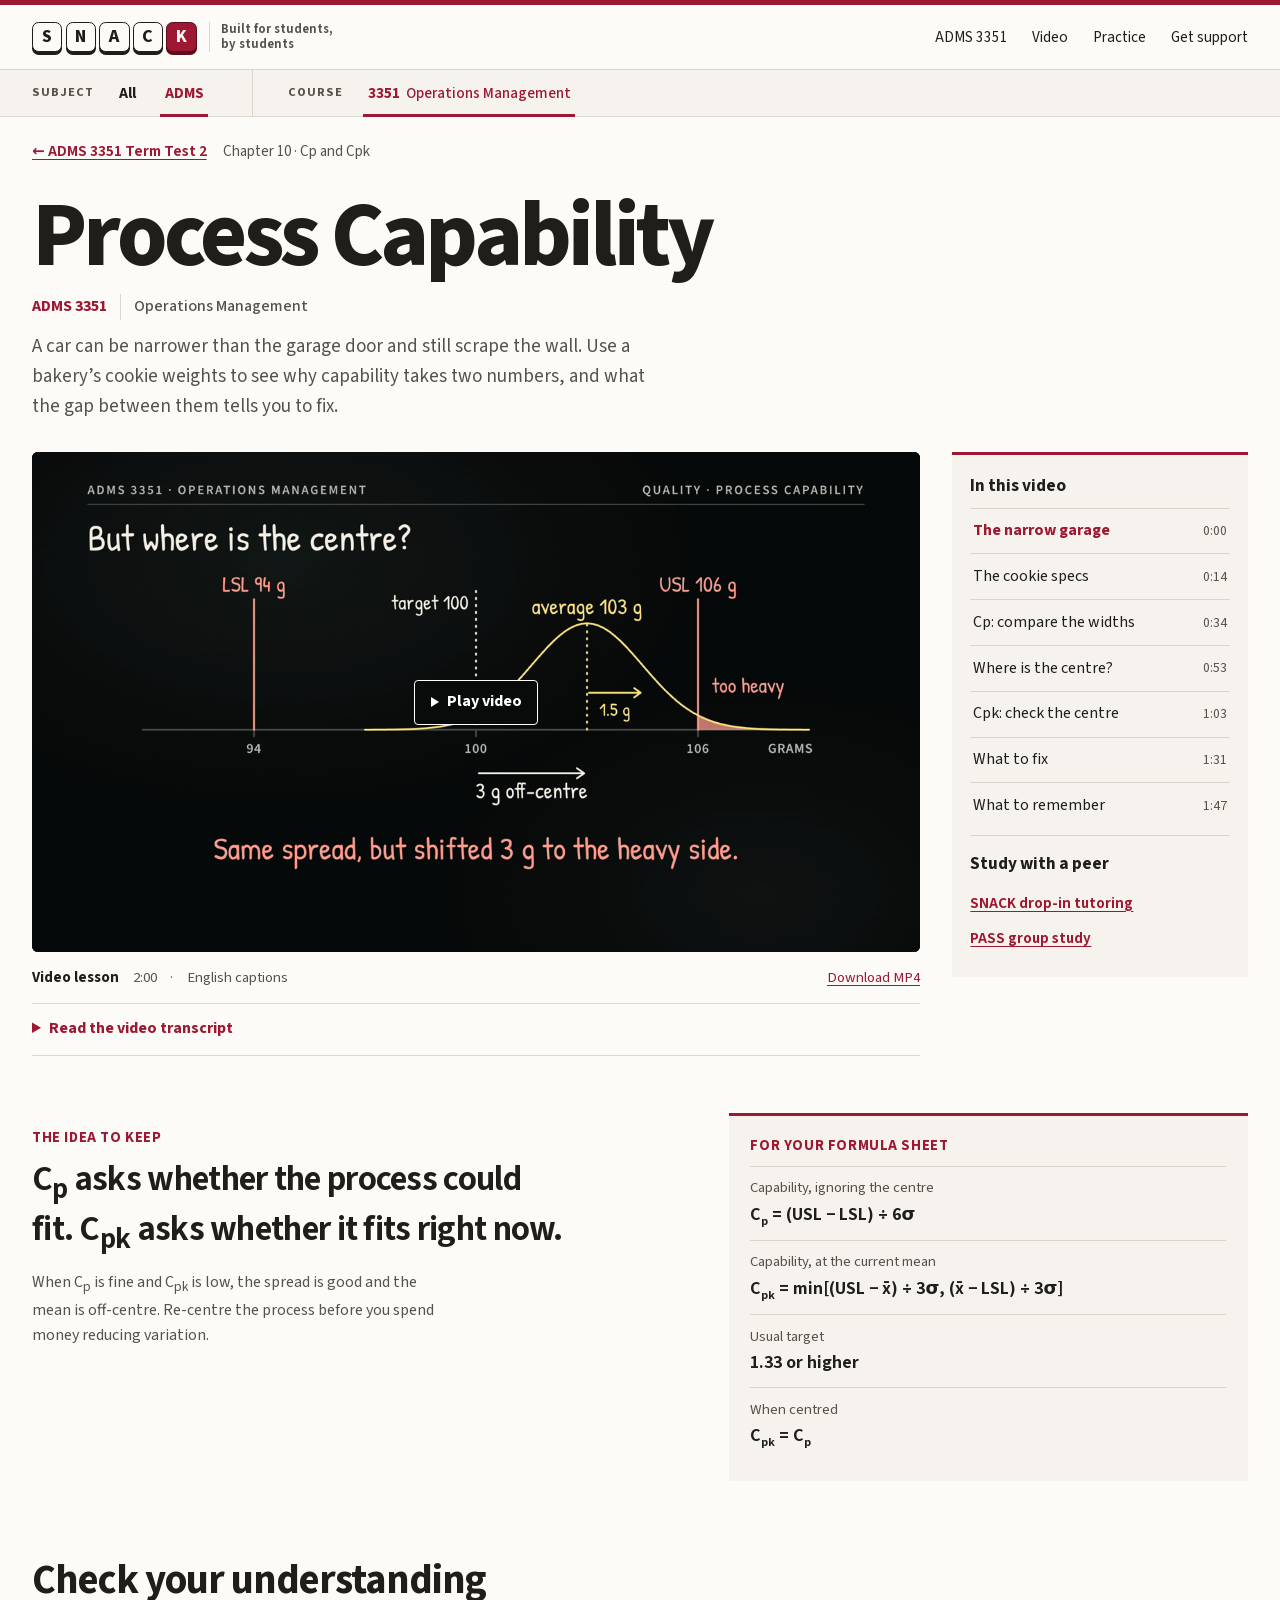
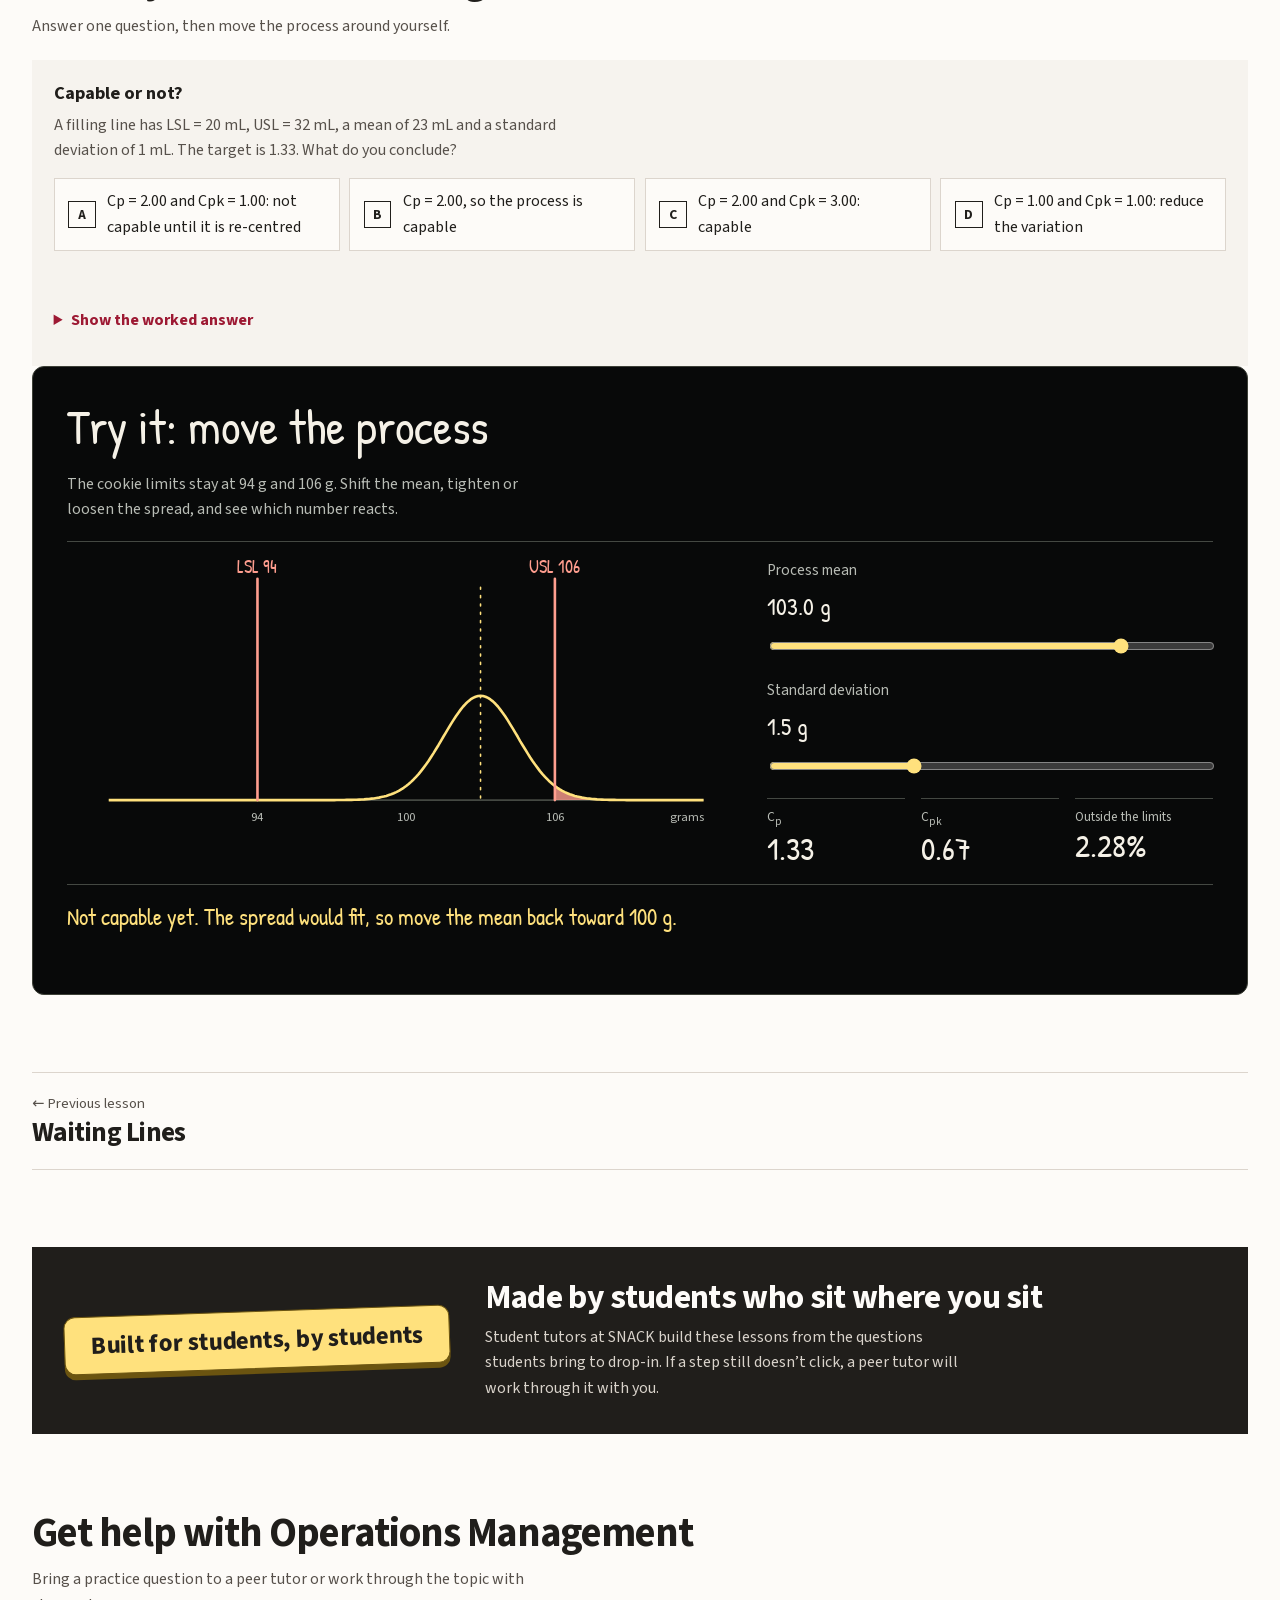
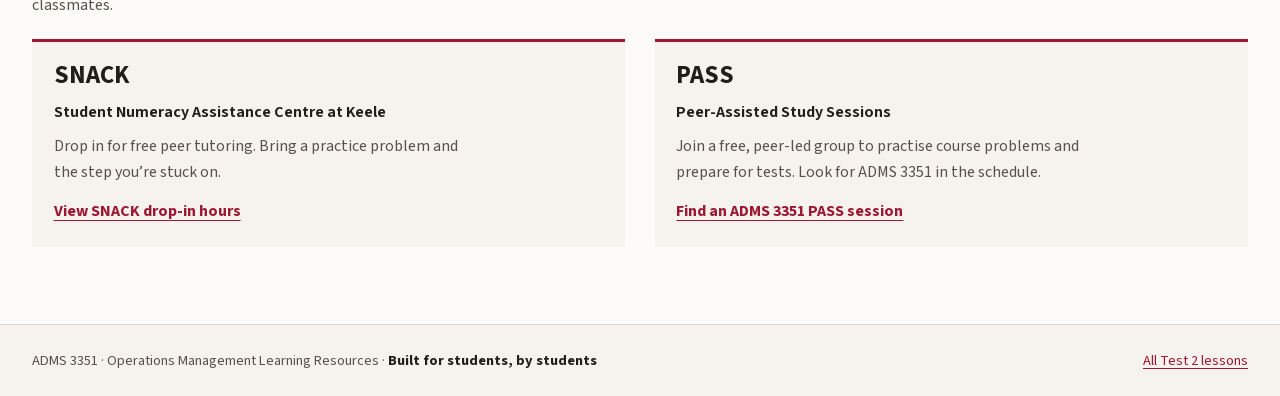
<file: adms/3351/quality.html>
<!doctype html>
<html lang="en">
<head>
  <meta charset="utf-8">
  <meta name="viewport" content="width=device-width, initial-scale=1">
  <meta name="description" content="Why a process with a good Cp can still fail, what Cpk adds, and how the gap between them tells you what to fix.">
  <title>Process Capability | ADMS 3351 | SNACK Learning Resources</title>
  <link rel="icon" href="../../brand/favicon.svg" type="image/svg+xml">
  <link rel="stylesheet" href="../../education.css">
  <link rel="stylesheet" href="../../styles.css">
  <script src="../../site.js" defer></script>
  <script src="../../player.js" defer></script>
  <script src="../../lab-quality.js" defer></script>
</head>
<body>
  <a class="skip-link" href="#main">Skip to content</a>
  <header class="site-header">
    <div class="site-width header-inner">
      <a class="site-brand" href="../../index.html" aria-label="SNACK, built for students, by students. Home">
        <span class="keylogo" aria-hidden="true"><span>S</span><span>N</span><span>A</span><span>C</span><span class="k">K</span></span>
        <span class="brand-tag" aria-hidden="true">Built for students,<br>by students</span>
      </a>
      <nav aria-label="Site">
        <a href="index.html">ADMS 3351</a>
        <a href="#lesson">Video</a>
        <a href="#practice">Practice</a>
        <a href="#support">Get support</a>
      </nav>
    </div>
  </header>
  <nav class="tabbar" aria-label="Subjects and courses">
    <div class="site-width tabbar-inner">
      <div class="tabgroup">
        <span class="tab-label">Subject</span>
        <a class="tab" href="../../index.html">All</a>
        <a class="tab" href="../../adms/" aria-current="true">ADMS</a>
      </div>
      <div class="tabgroup">
        <span class="tab-label">Course</span>
        <a class="tab" href="../../adms/3351/" aria-current="page">3351<span class="tab-name"> Operations Management</span></a>
      </div>
    </div>
  </nav>

  <main class="site-width" id="main" tabindex="-1">
    <section id="lesson" aria-labelledby="lesson-title">
      <p class="crumbs"><a href="index.html">← ADMS 3351 Term Test 2</a><span>Chapter 10 · Cp and Cpk</span></p>
      <div class="lesson-intro">
        <h1 id="lesson-title">Process Capability</h1>
        <p class="course">ADMS 3351 <span>Operations Management</span></p>
        <p class="intro-copy">A car can be narrower than the garage door and still scrape the wall. Use a bakery’s cookie weights to see why capability takes two numbers, and what the gap between them tells you to fix.</p>
      </div>

      <div class="lesson-grid">
        <div class="watch">
          <div class="player">
            <button type="button" class="video-cover" id="video-cover" hidden>
              <img src="media/quality-poster.png" alt="" width="1280" height="720">
              <span>Play video</span>
            </button>
            <video id="lesson-video" controls playsinline preload="none"
              width="1920" height="1080" poster="media/quality-poster.png" aria-label="Process Capability video lesson">
              <source src="media/quality.mp4" type="video/mp4">
              <track kind="captions" src="media/quality.en.vtt" srclang="en" label="English">
              Your browser can open the <a href="media/quality.mp4">Process Capability MP4</a> directly.
            </video>
          </div>
          <div class="video-meta">
            <p><strong>Video lesson</strong><span>2:00</span><span>English captions</span></p>
            <a href="media/quality.mp4" download>Download MP4</a>
          </div>
          <p class="video-error" id="video-error" role="status" hidden>The video couldn’t play here. <a href="media/quality.mp4" download>Download the MP4</a> or read the transcript below.</p>
          <details class="disclosure transcript" id="transcript">
            <summary>Read the video transcript</summary>
            <div class="transcript-copy">
<h2>The narrow garage</h2>
<p>You are parking a car in a narrow garage. The car is narrower than the door, so it fits. But park too far to one side, and you still scrape the wall. Process capability works the same way, and it takes two numbers to see it.</p>
<h2>The cookie specs</h2>
<p>A bakery makes cookies for the campus café. Every cookie should weigh between 94 and 106 grams. Those are the lower and upper specification limits. The standard deviation is 1.5 grams, and right now the average cookie weighs 103 grams. Is this process capable? Pause, and decide.</p>
<h2>Cp: compare the widths</h2>
<p>Start with Cp. It compares the width of the specs to the width of the process. The specs are 12 grams wide. The process spread is 6 standard deviations, which is 9 grams. 12 divided by 9 is 1.33. That meets the usual target. The car is narrower than the garage.</p>
<h2>Where is the centre?</h2>
<p>But Cp never asks where the process is centred. The average is 103, not 100, so the heavy tail spills past the upper limit.</p>
<h2>Cpk: check the centre</h2>
<p>Cpk checks the centre. Measure from the average to each limit, then divide by three standard deviations, which is 4.5 grams. On the upper side, 106 minus 103 is 3. 3 divided by 4.5 is 0.67. On the lower side, the distance is 9. 9 divided by 4.5 is 2. Cpk is the smaller result: 0.67. The process is not capable.</p>
<h2>What to fix</h2>
<p>The gap between the two numbers tells you what to fix. Cp says the spread is fine. Cpk says the centre is off. So leave the oven alone. Move the average back to 100 grams, and Cpk rises to 1.33, the same as Cp.</p>
<h2>What to remember</h2>
<p>Cp asks, could it fit? Cpk asks, does it fit right now?</p>
            </div>
          </details>
        </div>

        <aside class="lesson-sidebar" aria-label="Lesson chapters and study support">
          <section class="chapters" aria-labelledby="chapter-heading">
            <h2 id="chapter-heading">In this video</h2>
            <ol>
              <li><button type="button" data-start="0" aria-current="true"><span>The narrow garage</span><span class="time">0:00</span></button></li>
              <li><button type="button" data-start="14.28"><span>The cookie specs</span><span class="time">0:14</span></button></li>
              <li><button type="button" data-start="34.52"><span>Cp: compare the widths</span><span class="time">0:34</span></button></li>
              <li><button type="button" data-start="53.1"><span>Where is the centre?</span><span class="time">0:53</span></button></li>
              <li><button type="button" data-start="63.92"><span>Cpk: check the centre</span><span class="time">1:03</span></button></li>
              <li><button type="button" data-start="91.06"><span>What to fix</span><span class="time">1:31</span></button></li>
              <li><button type="button" data-start="107.44"><span>What to remember</span><span class="time">1:47</span></button></li>
            </ol>
          </section>
          <section class="quick-support" aria-labelledby="quick-support-heading">
            <h2 id="quick-support-heading">Study with a peer</h2>
            <a href="https://www.yorku.ca/laps/snack/drop-in-support/">SNACK drop-in tutoring</a>
            <a href="https://www.yorku.ca/laps/support/pass-program/">PASS group study</a>
          </section>
        </aside>
      </div>

      <div class="key-section">
        <div class="key-idea reveal">
          <p class="label">The idea to keep</p>
          <blockquote>C<sub>p</sub> asks whether the process could fit. C<sub>pk</sub> asks whether it fits right now.</blockquote>
          <p>When C<sub>p</sub> is fine and C<sub>pk</sub> is low, the spread is good and the mean is off-centre. Re-centre the process before you spend money reducing variation.</p>
        </div>
        <div class="formula-sheet reveal" style="--delay: .08s">
          <p class="label">For your formula sheet</p>
          <dl>
            <div><dt>Capability, ignoring the centre</dt><dd>C<sub>p</sub> = (USL − LSL) ÷ 6σ</dd></div>
            <div><dt>Capability, at the current mean</dt><dd>C<sub>pk</sub> = min[(USL − x̄) ÷ 3σ, (x̄ − LSL) ÷ 3σ]</dd></div>
            <div><dt>Usual target</dt><dd>1.33 or higher</dd></div>
            <div><dt>When centred</dt><dd>C<sub>pk</sub> = C<sub>p</sub></dd></div>
          </dl>
        </div>
      </div>
    </section>

    <section class="practice-section" id="practice" aria-labelledby="practice-title">
      <div class="section-heading reveal">
        <h2 id="practice-title">Check your understanding</h2>
        <p>Answer one question, then move the process around yourself.</p>
      </div>
      <div class="practice-question reveal" data-quiz>
        <h3>Capable or not?</h3>
        <p>A filling line has LSL = 20 mL, USL = 32 mL, a mean of 23 mL and a standard deviation of 1 mL. The target is 1.33. What do you conclude?</p>
        <ul class="quiz-options">
          <li><button type="button" data-key="A" aria-pressed="false" data-correct data-why="Cp = 12 ÷ 6 = 2.00, so the spread fits easily. Cpk = min(9 ÷ 3, 3 ÷ 3) = 1.00, which is under 1.33 because the mean sits close to the lower limit.">Cp = 2.00 and Cpk = 1.00: not capable until it is re-centred</button></li>
          <li><button type="button" data-key="B" aria-pressed="false" data-why="Cp ignores where the mean is. Check Cpk: the mean is only 3 mL from the lower limit, and 3 ÷ 3 = 1.00.">Cp = 2.00, so the process is capable</button></li>
          <li><button type="button" data-key="C" aria-pressed="false" data-why="Cpk takes the smaller of the two sides. The upper side gives 3.00, and the lower side gives 1.00.">Cp = 2.00 and Cpk = 3.00: capable</button></li>
          <li><button type="button" data-key="D" aria-pressed="false" data-why="Cp divides the full spec width, 12 mL, by six standard deviations, 6 mL. That is 2.00, so the spread is not the problem.">Cp = 1.00 and Cpk = 1.00: reduce the variation</button></li>
        </ul>
        <p class="quiz-feedback" role="status"></p>
        <details class="disclosure answer">
          <summary>Show the worked answer</summary>
          <p><strong>C<sub>p</sub> = (32 − 20) ÷ (6 × 1) = 2.00.</strong> C<sub>pk</sub> = min[(32 − 23) ÷ 3, (23 − 20) ÷ 3] = min(3.00, 1.00) = 1.00. The spread fits with room to spare, but the mean is too close to the lower limit, so the process misses the 1.33 target until it is re-centred near 26 mL.</p>
        </details>
      </div>
      <section class="lab reveal" id="capability-lab" aria-labelledby="capability-lab-title">
        <h3 id="capability-lab-title">Try it: move the process</h3>
        <p class="lab-lede">The cookie limits stay at 94 g and 106 g. Shift the mean, tighten or loosen the spread, and see which number reacts.</p>
        <div class="lab-body">
          <svg viewBox="0 0 640 262" role="img" aria-label="Cookie weight distribution between the specification limits">
            <path class="axis" d="M40 232H610"/>
            <path data-tails fill="#ff9e8f" opacity=".8" d=""/>
            <path data-curve fill="none" stroke="#ffe17d" stroke-width="2.5" stroke-linejoin="round" d=""/>
            <line data-mean-line y1="28" y2="232" stroke="#ffe17d" stroke-width="1.5" stroke-dasharray="2 6" stroke-linecap="round"/>
            <path d="M182.5 20V232M467.5 20V232" stroke="#ff9e8f" stroke-width="2.5" stroke-linecap="round"/>
            <text x="182.5" y="14" text-anchor="middle" font-size="17" style="fill:#ff9e8f">LSL 94</text>
            <text x="467.5" y="14" text-anchor="middle" font-size="17" style="fill:#ff9e8f">USL 106</text>
            <text class="tick" x="182.5" y="252" text-anchor="middle">94</text>
            <text class="tick" x="325" y="252" text-anchor="middle">100</text>
            <text class="tick" x="467.5" y="252" text-anchor="middle">106</text>
            <text class="tick" x="610" y="252" text-anchor="end">grams</text>
          </svg>
          <div class="lab-controls">
            <label>Process mean <strong data-out="mean">103.0 g</strong>
              <input type="range" data-input="mean" min="95" max="105" step="0.5" value="103">
            </label>
            <label>Standard deviation <strong data-out="sigma">1.5 g</strong>
              <input type="range" data-input="sigma" min="0.8" max="3" step="0.1" value="1.5">
            </label>
            <dl class="lab-readout">
              <div><dt>C<sub>p</sub></dt><dd data-out="cp">1.33</dd></div>
              <div><dt>C<sub>pk</sub></dt><dd data-out="cpk">0.67</dd></div>
              <div><dt>Outside the limits</dt><dd data-out="outside">2.28%</dd></div>
            </dl>
          </div>
        </div>
        <p class="lab-verdict" role="status"></p>
      </section>
    </section>

    <nav class="lesson-nav reveal" aria-label="More Test 2 lessons">
      <a href="waiting-lines.html"><span>← Previous lesson</span><strong>Waiting Lines</strong></a>
      
    </nav>

    <section class="made-by reveal" aria-labelledby="made-by-title">
      <p class="spacebar" aria-hidden="true">Built for students, by students</p>
      <div class="made-by-copy">
        <h2 id="made-by-title">Made by students who sit where you sit</h2>
        <p>Student tutors at SNACK build these lessons from the questions students bring to drop-in. If a step still doesn’t click, a peer tutor will work through it with you.</p>
      </div>
    </section>

    <section class="support-section" id="support" aria-labelledby="support-title">
      <div class="section-heading reveal">
        <h2 id="support-title">Get help with Operations Management</h2>
        <p>Bring a practice question to a peer tutor or work through the topic with classmates.</p>
      </div>
      <div class="support-grid">
        <article class="support-option reveal">
          <h3>SNACK</h3>
          <p class="support-name">Student Numeracy Assistance Centre at Keele</p>
          <p>Drop in for free peer tutoring. Bring a practice problem and the step you’re stuck on.</p>
          <a class="resource-link" href="https://www.yorku.ca/laps/snack/drop-in-support/">View SNACK drop-in hours</a>
        </article>
        <article class="support-option reveal" style="--delay: .08s">
          <h3>PASS</h3>
          <p class="support-name">Peer-Assisted Study Sessions</p>
          <p>Join a free, peer-led group to practise course problems and prepare for tests. Look for ADMS 3351 in the schedule.</p>
          <a class="resource-link" href="https://www.yorku.ca/laps/support/pass-program/">Find an ADMS 3351 PASS session</a>
        </article>
      </div>
    </section>
  </main>
  <footer class="site-footer">
    <div class="site-width">
      <span>ADMS 3351 · Operations Management Learning Resources · <strong>Built for students, by students</strong></span>
      <a href="index.html">All Test 2 lessons</a>
    </div>
  </footer>
</body>
</html>
</file>
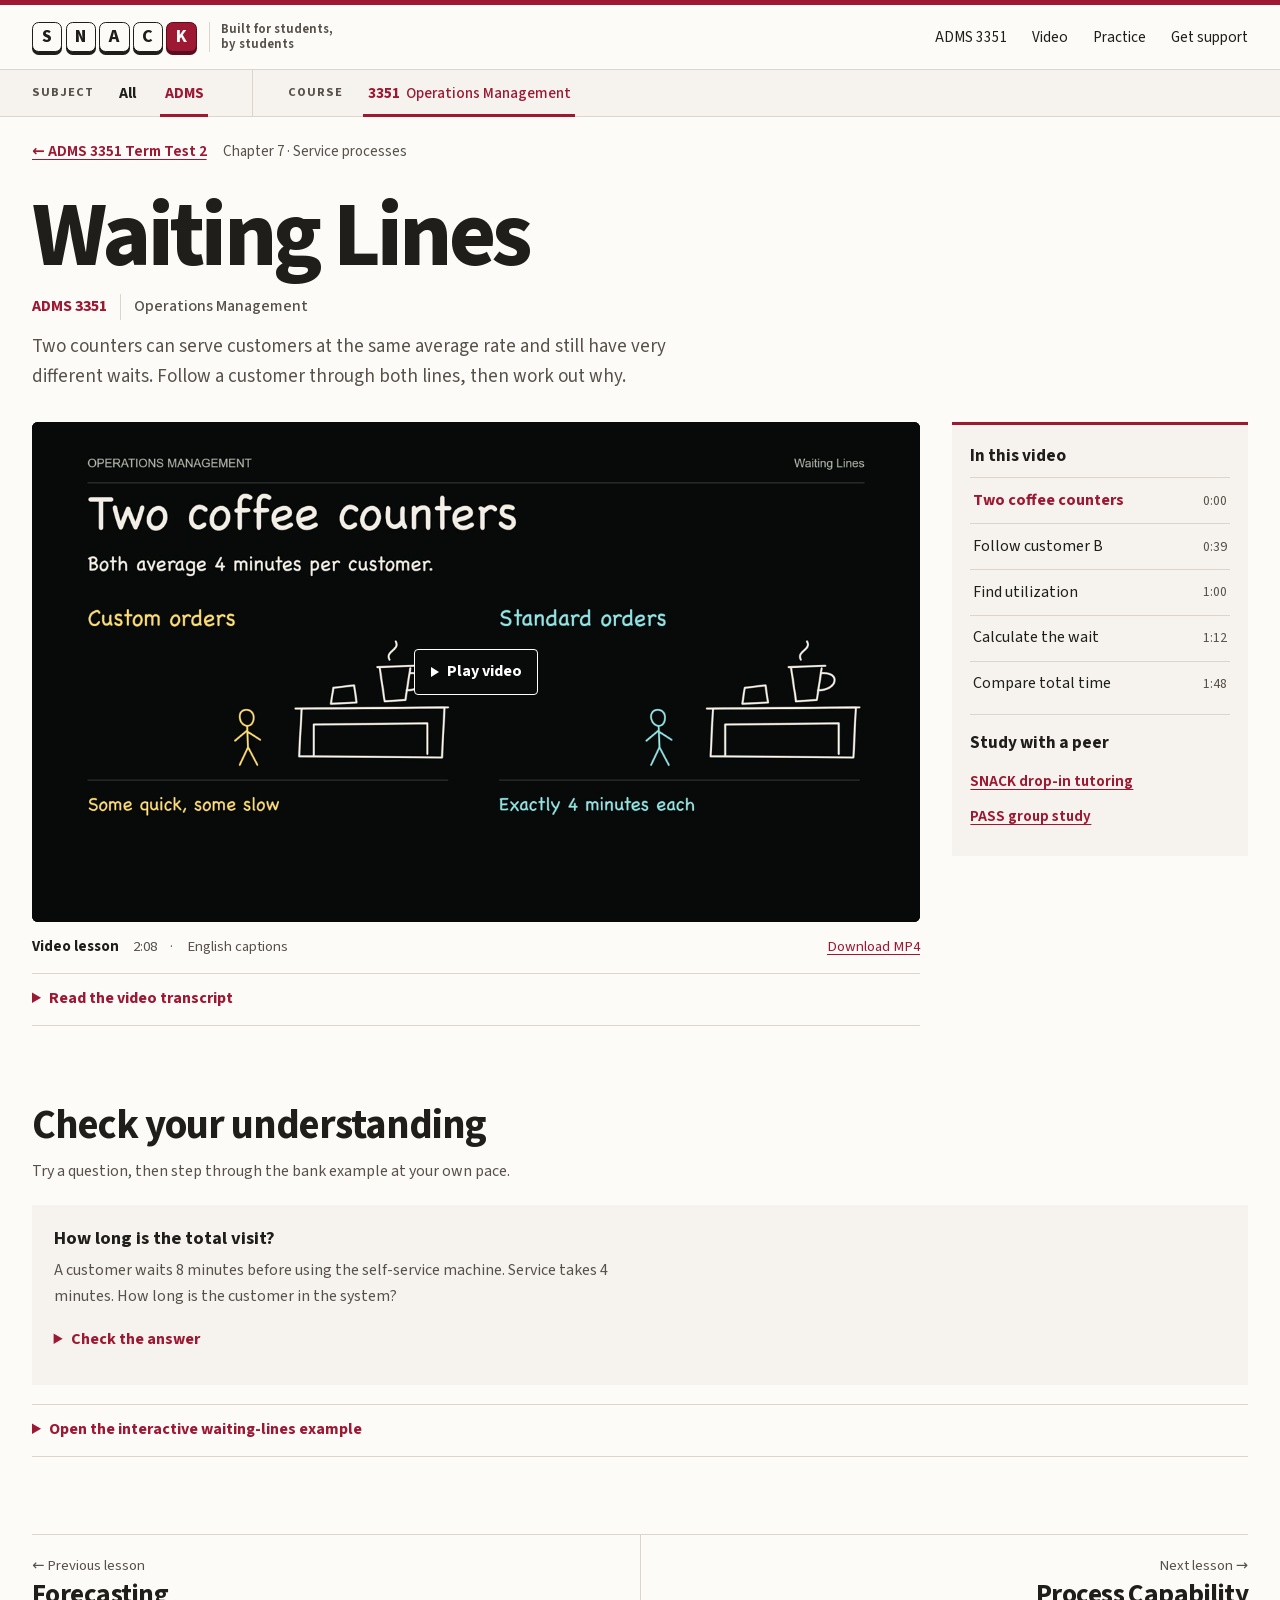
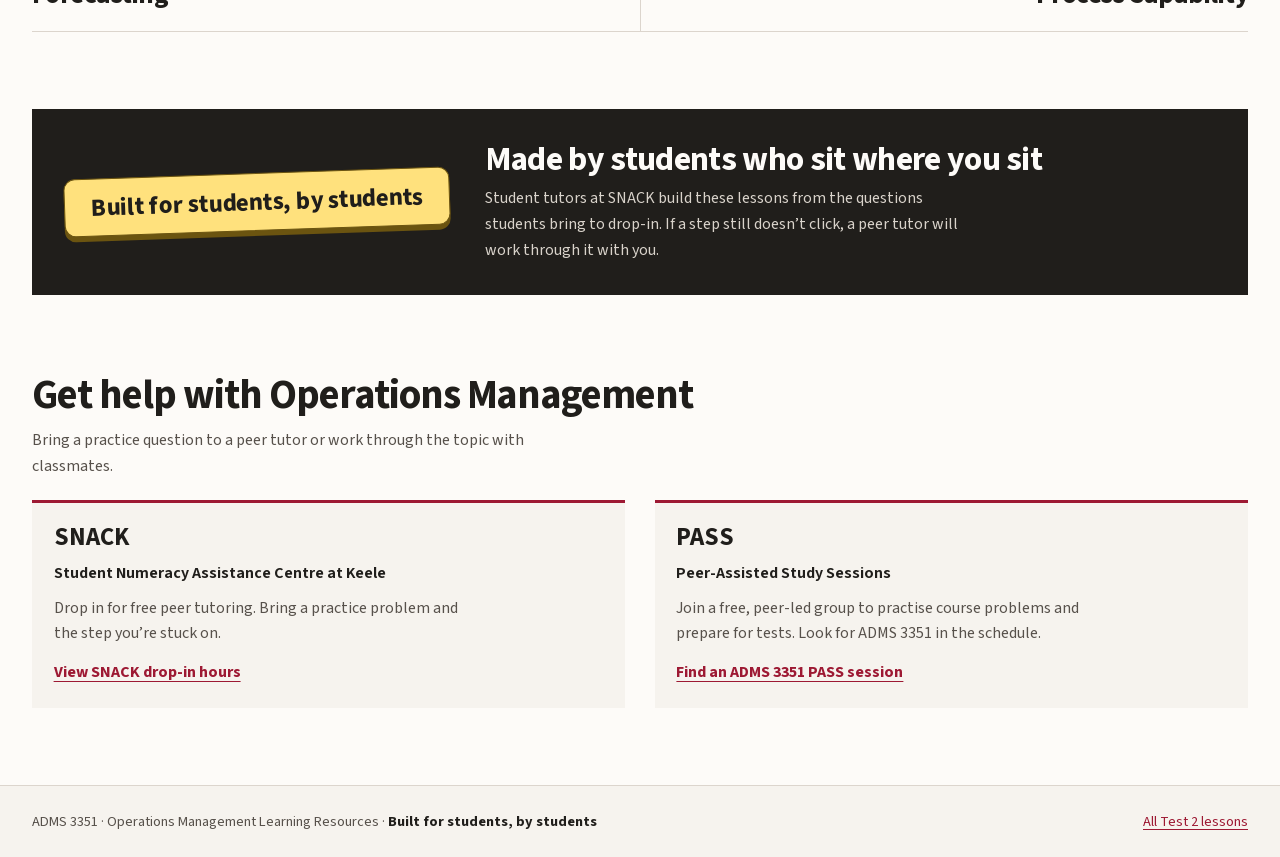
<file: adms/3351/waiting-lines.html>
<!doctype html>
<html lang="en">
<head>
  <meta charset="utf-8">
  <meta name="viewport" content="width=device-width, initial-scale=1">
  <meta name="description" content="Learn how waiting lines work in Operations Management, practise with an interactive example, and find peer tutoring and study sessions at York.">
  <title>Waiting Lines | ADMS 3351 | SNACK Learning Resources</title>
  <link rel="icon" href="../../brand/favicon.svg" type="image/svg+xml">
  <link rel="stylesheet" href="../../education.css">
  <link rel="stylesheet" href="../../styles.css">
  <script src="../../vendor/gsap.min.js" defer></script>
  <script src="../../site.js" defer></script>
  <script src="../../chalk.js" defer></script>
  <script src="../../lesson.js" defer></script>
  <script src="../../player.js" defer></script>
</head>
<body>
  <a class="skip-link" href="#main">Skip to content</a>
  <header class="site-header">
    <div class="site-width header-inner">
      <a class="site-brand" href="../../index.html" aria-label="SNACK, built for students, by students. Home">
        <span class="keylogo" aria-hidden="true"><span>S</span><span>N</span><span>A</span><span>C</span><span class="k">K</span></span>
        <span class="brand-tag" aria-hidden="true">Built for students,<br>by students</span>
      </a>
      <nav aria-label="Site">
        <a href="index.html">ADMS 3351</a>
        <a href="#lesson">Video</a>
        <a href="#practice">Practice</a>
        <a href="#support">Get support</a>
      </nav>
    </div>
  </header>
  <nav class="tabbar" aria-label="Subjects and courses">
    <div class="site-width tabbar-inner">
      <div class="tabgroup">
        <span class="tab-label">Subject</span>
        <a class="tab" href="../../index.html">All</a>
        <a class="tab" href="../../adms/" aria-current="true">ADMS</a>
      </div>
      <div class="tabgroup">
        <span class="tab-label">Course</span>
        <a class="tab" href="../../adms/3351/" aria-current="page">3351<span class="tab-name"> Operations Management</span></a>
      </div>
    </div>
  </nav>

  <main class="site-width" id="main" tabindex="-1">
    <section id="lesson" aria-labelledby="lesson-title">
      <p class="crumbs"><a href="index.html">← ADMS 3351 Term Test 2</a><span>Chapter 7 · Service processes</span></p>
      <div class="lesson-intro">
        <h1 id="lesson-title">Waiting Lines</h1>
        <p class="course">ADMS 3351 <span>Operations Management</span></p>
        <p class="intro-copy">Two counters can serve customers at the same average rate and still have very different waits. Follow a customer through both lines, then work out why.</p>
      </div>

      <div class="lesson-grid">
        <div class="watch">
          <div class="player">
            <button type="button" class="video-cover" id="video-cover" hidden>
              <img src="media/waiting-lines-poster.png" alt="" width="1280" height="720">
              <span>Play video</span>
            </button>
            <video id="lesson-video" controls playsinline preload="none"
              width="1920" height="1080" poster="media/waiting-lines-poster.png" aria-label="Waiting Lines video lesson">
              <source src="media/waiting-lines.mp4" type="video/mp4">
              <track kind="captions" src="media/waiting-lines.en.vtt" srclang="en" label="English">
              Your browser can open the <a href="media/waiting-lines.mp4">Waiting Lines MP4</a> directly.
            </video>
          </div>
          <div class="video-meta">
            <p><strong>Video lesson</strong><span>2:08</span><span>English captions</span></p>
            <a href="media/waiting-lines.mp4" download>Download MP4</a>
          </div>
          <p class="video-error" id="video-error" role="status" hidden>The video couldn’t play here. <a href="media/waiting-lines.mp4" download>Download the MP4</a> or read the transcript below.</p>
          <details class="disclosure transcript" id="transcript">
            <summary>Read the video transcript</summary>
            <div class="transcript-copy">
<h2>The coffee shop and the bank</h2>
<p>Imagine two counters at a campus coffee shop. Both take four minutes per customer on average. At one counter, some orders are quick and others take longer. At the other, every order takes exactly four minutes. Which line would you join? In Operations Management, this is a waiting lines problem. Let&#x27;s work through it using a bank teller and a self-service machine. Customers arrive randomly at the bank at an average rate of twelve per hour. Both the teller and the machine serve fifteen customers per hour on average. The teller’s service time varies. The machine takes exactly four minutes every time.</p>
<h2>Follow customer B</h2>
<p>Let’s follow one customer. Imagine they join each line at minute three. The machine finishes serving the previous customer at minute four, so they wait one minute. The teller finishes at minute six, so they wait three minutes. That’s one example of how a long transaction can hold up the line. Now let’s calculate the long-run averages.</p>
<h2>Utilization</h2>
<p>First, find utilization. That’s the fraction of time each server is busy. Divide twelve by fifteen to get zero point eight. Both servers are busy eighty percent of the time.</p>
<h2>Calculate the average wait</h2>
<p>For the teller, the average wait in line is called W sub Q. Start with the gap between the service rate and the arrival rate. Fifteen minus twelve is three. Multiply that gap by the service rate, fifteen. Then divide the arrival rate, twelve, by that product. The result is in hours. Multiply by sixty to get sixteen minutes. For the machine, the formula has an extra factor of two in the denominator. So divide sixteen by two. The average wait is eight minutes. In this example, keeping service time constant cuts the average wait in line in half.</p>
<h2>Waiting versus total time</h2>
<p>Time in line ends when service begins. Time in the system includes service. Add four minutes of average service time to each wait. That gives twenty minutes total for the teller and twelve minutes total for the machine.</p>
            </div>
          </details>
        </div>

        <aside class="lesson-sidebar" aria-label="Lesson chapters and study support">
          <section class="chapters" aria-labelledby="chapter-heading">
            <h2 id="chapter-heading">In this video</h2>
            <ol>
              <li><button type="button" data-start="0" aria-current="true"><span>Two coffee counters</span><span class="time">0:00</span></button></li>
              <li><button type="button" data-start="39.24"><span>Follow customer B</span><span class="time">0:39</span></button></li>
              <li><button type="button" data-start="60.1"><span>Find utilization</span><span class="time">1:00</span></button></li>
              <li><button type="button" data-start="71.9"><span>Calculate the wait</span><span class="time">1:12</span></button></li>
              <li><button type="button" data-start="107.56"><span>Compare total time</span><span class="time">1:48</span></button></li>
            </ol>
          </section>
          <section class="quick-support" aria-labelledby="quick-support-heading">
            <h2 id="quick-support-heading">Study with a peer</h2>
            <a href="https://www.yorku.ca/laps/snack/drop-in-support/">SNACK drop-in tutoring</a>
            <a href="https://www.yorku.ca/laps/support/pass-program/">PASS group study</a>
          </section>
        </aside>
      </div>
    </section>

    <section class="practice-section" id="practice" aria-labelledby="practice-title">
      <div class="section-heading">
        <h2 id="practice-title">Check your understanding</h2>
        <p>Try a question, then step through the bank example at your own pace.</p>
      </div>
      <div class="practice-question">
        <h3>How long is the total visit?</h3>
        <p>A customer waits 8 minutes before using the self-service machine. Service takes 4 minutes. How long is the customer in the system?</p>
        <details class="disclosure answer">
          <summary>Check the answer</summary>
          <p><strong>12 minutes.</strong> Time in the system includes both the 8-minute wait and the 4 minutes of service.</p>
        </details>
      </div>
      <details class="disclosure board-disclosure">
        <summary>Open the interactive waiting-lines example</summary>
        <p class="model-note">The formulas assume Poisson arrivals (random arrivals at a steady average rate), exponential service times at the teller, and a fixed service time at the machine.</p>
<section id="snack-queue-storyboard" aria-labelledby="board-title">
  <header>
    <h3 id="board-title">Same service rate. Different waits.</h3>
    <p class="chalk-rates"><span>λ = 12 arrivals/hr</span><span>μ = 15 services/hr</span></p>
  </header>
  <div class="playback">
    <button type="button" class="btn btn-primary" data-play>Play</button>
    <button type="button" class="btn" data-step>Next frame</button>
    <button type="button" class="btn btn-ghost" data-replay>Replay</button>
  </div>
  <ol class="frames" aria-label="Storyboard scenes">
    <li><button type="button" class="btn" data-scene="0">1. Set the scene</button></li>
    <li><button type="button" class="btn" data-scene="1">2. Start the clock</button></li>
    <li><button type="button" class="btn" data-scene="2">3. Move the line</button></li>
    <li><button type="button" class="btn" data-scene="4">4. Compare waits</button></li>
  </ol>
  <div class="board">
    <div class="board-label">
      <strong data-clock>Minute 0</strong>
      <span class="muted" data-kind>Illustrated example</span>
    </div>
    <div class="lanes">
      <section data-lane="teller">
        <h4>Bank teller</h4>
        <p class="muted">Variable service · 4 min on average</p>
        <div class="lane-drawing" aria-hidden="true">
          <div class="customer" data-person="a"><svg viewBox="0 0 40 65"><path pathLength="100" d="M24 13C24 4 11 2 10 12S23 25 24 13M17 22l1 20m-1-16L6 36m12-9 12 6M18 42 9 58m9-16 11 16"/></svg><span>A</span></div>
          <div class="customer" data-person="b"><svg viewBox="0 0 40 65"><path pathLength="100" d="M24 13C24 4 11 2 10 12S23 25 24 13M17 22l1 20m-1-16L6 36m12-9 12 6M18 42 9 58m9-16 11 16"/></svg><span>B</span></div>
          <div class="counter teller"><svg viewBox="0 0 110 92"><path pathLength="100" d="M11 89l1-42 91-2-2 43zM8 46l98-2M25 89l1-32 64-1-1 31M63 17c2-15 23-14 25 0s-24 15-25 0zM58 44q4-14 17-12 14 0 18 11M61 38l-15 3-10-11M32 32l16-1 4 11"/></svg></div>
          <div class="lane-line"></div>
        </div>
        <p data-status>A starts a 6-minute transaction.</p>
        <div class="result" hidden>
          <span class="muted">Average wait in line</span>
          <div class="equation" data-chalk="Wq=λ÷[μ(μ−λ)]" role="img" aria-label="Average wait in line equals lambda divided by mu times the difference between mu and lambda."></div>
          <div class="equation" data-chalk="=12÷[15(15−12)]×60" role="img" aria-label="Twelve divided by fifteen times the difference between fifteen and twelve, then multiplied by sixty to convert to minutes."></div>
          <div class="equation chalk-answer" data-chalk="=16 min" role="img" aria-label="Sixteen minutes."></div>
          <div class="wait-track" aria-hidden="true"><div class="wait-bar"></div></div>
          <p>80% busy · 20 min including service</p>
        </div>
      </section>
      <section data-lane="machine">
        <h4>Self-service machine</h4>
        <p class="muted">Fixed service · 4 min every time</p>
        <div class="lane-drawing" aria-hidden="true">
          <div class="customer" data-person="a"><svg viewBox="0 0 40 65"><path pathLength="100" d="M24 13C24 4 11 2 10 12S23 25 24 13M17 22l1 20m-1-16L6 36m12-9 12 6M18 42 9 58m9-16 11 16"/></svg><span>A</span></div>
          <div class="customer" data-person="b"><svg viewBox="0 0 40 65"><path pathLength="100" d="M24 13C24 4 11 2 10 12S23 25 24 13M17 22l1 20m-1-16L6 36m12-9 12 6M18 42 9 58m9-16 11 16"/></svg><span>B</span></div>
          <div class="counter machine"><svg viewBox="0 0 110 92"><path pathLength="100" d="M15 88l9-21 56-2 13 21zM34 66l-2-56 39-2 5 58M36 10l8-6 37 1 5 62-9 1M40 18l24-1 2 23-25 1zM46 47l15-1m-15 9 16-1M45 34l6-6 5 4 6-10"/></svg></div>
          <div class="lane-line"></div>
        </div>
        <p data-status>A starts a 4-minute transaction.</p>
        <div class="result" hidden>
          <span class="muted">Average wait in line</span>
          <div class="equation" data-chalk="Wq=λ÷[2μ(μ−λ)]" role="img" aria-label="Average wait in line equals lambda divided by two times mu times the difference between mu and lambda."></div>
          <div class="equation" data-chalk="=16÷2" role="img" aria-label="Sixteen minutes divided by two."></div>
          <div class="equation chalk-answer" data-chalk="=8 min" role="img" aria-label="Eight minutes."></div>
          <div class="wait-track" aria-hidden="true"><div class="wait-bar"></div></div>
          <p>80% busy · 12 min including service</p>
        </div>
      </section>
    </div>
    <p class="board-note" data-note aria-live="polite">Think of a coffee shop. A custom order can take longer than a standard pickup.</p>
  </div>
</section>

      </details>
    </section>

    <nav class="lesson-nav reveal" aria-label="More Test 2 lessons">
      <a href="forecasting.html"><span>← Previous lesson</span><strong>Forecasting</strong></a>
      <a href="quality.html"><span>Next lesson →</span><strong>Process Capability</strong></a>
    </nav>

    <section class="made-by reveal" aria-labelledby="made-by-title">
      <p class="spacebar" aria-hidden="true">Built for students, by students</p>
      <div class="made-by-copy">
        <h2 id="made-by-title">Made by students who sit where you sit</h2>
        <p>Student tutors at SNACK build these lessons from the questions students bring to drop-in. If a step still doesn’t click, a peer tutor will work through it with you.</p>
      </div>
    </section>

    <section class="support-section" id="support" aria-labelledby="support-title">
      <div class="section-heading reveal">
        <h2 id="support-title">Get help with Operations Management</h2>
        <p>Bring a practice question to a peer tutor or work through the topic with classmates.</p>
      </div>
      <div class="support-grid">
        <article class="support-option reveal">
          <h3>SNACK</h3>
          <p class="support-name">Student Numeracy Assistance Centre at Keele</p>
          <p>Drop in for free peer tutoring. Bring a practice problem and the step you’re stuck on.</p>
          <a class="resource-link" href="https://www.yorku.ca/laps/snack/drop-in-support/">View SNACK drop-in hours</a>
        </article>
        <article class="support-option reveal" style="--delay: .08s">
          <h3>PASS</h3>
          <p class="support-name">Peer-Assisted Study Sessions</p>
          <p>Join a free, peer-led group to practise course problems and prepare for tests. Look for ADMS 3351 in the schedule.</p>
          <a class="resource-link" href="https://www.yorku.ca/laps/support/pass-program/">Find an ADMS 3351 PASS session</a>
        </article>
      </div>
    </section>
  </main>
  <footer class="site-footer">
    <div class="site-width">
      <span>ADMS 3351 · Operations Management Learning Resources · <strong>Built for students, by students</strong></span>
      <a href="index.html">All Test 2 lessons</a>
    </div>
  </footer>
</body>
</html>
</file>
<file: education.css>
@font-face {
  font-family: "Source Sans 3";
  src: url("fonts/source-sans-3.woff2") format("woff2");
  font-style: normal;
  font-weight: 400 750;
  font-display: swap;
}

:root {
  color-scheme: light;
  --ink: #201e1b;
  --muted: #57514b;
  --line: #dcd5cd;
  --accent: #9d1933;
  --accent-hover: #751027;
  --wash: #f6f3ee;
  --paper: #fdfbf8;
  font-family: "Source Sans 3", system-ui, sans-serif;
  color: var(--ink);
  background: var(--paper);
}

* { box-sizing: border-box; }
body { margin: 0; line-height: 1.6; }
h1, h2, h3, h4, p { margin: 0; }
a { color: var(--accent); text-underline-offset: .22em; }
a:hover { color: var(--accent-hover); }
button { font: inherit; }
:focus-visible { outline: 2px solid var(--accent); outline-offset: 4px; }
::selection { color: var(--ink); background: #f5d9dd; }
[hidden] { display: none !important; }
[id] { scroll-margin-top: 1.5rem; }

.site-width { width: min(calc(100% - 3rem), 76rem); margin-inline: auto; }
.skip-link {
  position: absolute;
  left: 1rem;
  top: 1rem;
  z-index: 1;
  padding: .55rem .8rem;
  background: var(--paper);
  transform: translateY(-200%);
}
.skip-link:focus { transform: none; }
.site-header { border-top: 5px solid var(--accent); border-bottom: 1px solid var(--line); }
.header-inner { min-height: 4rem; display: flex; align-items: center; justify-content: space-between; gap: .75rem 1.5rem; }
.site-brand { display: inline-flex; align-items: center; min-height: 44px; }
.site-brand-mark {
  position: relative;
  display: block;
  width: 9rem;
  aspect-ratio: 5 / 1;
  overflow: hidden;
  mix-blend-mode: multiply;
}
.site-brand-mark img {
  position: absolute;
  top: 50%;
  left: 50%;
  width: 130%;
  height: auto;
  transform: translate(-50%, -50%);
}
.site-header nav { display: flex; flex-wrap: wrap; gap: .1rem 1.55rem; }
.site-header nav a { color: var(--ink); text-decoration: none; font-size: .95rem; padding-block: .45rem; }
.site-header nav a:hover { color: var(--accent); text-decoration: underline; }

.lesson-intro { padding-block: clamp(2rem, 4vw, 2.75rem) clamp(1.5rem, 3vw, 1.9rem); }
.course { display: flex; flex-wrap: wrap; gap: .35rem .8rem; align-items: baseline; color: var(--accent); font-weight: 700; }
.course span { border-left: 1px solid var(--line); padding-left: .8rem; color: var(--muted); font-weight: 500; }
.lesson-intro h1 { font-size: clamp(3rem, 7.5vw, 5.75rem); line-height: 1.04; font-weight: 750; letter-spacing: -.04em; margin-bottom: .55rem; }
.intro-copy { max-width: 71ch; text-wrap: pretty; color: var(--muted); font-size: clamp(1.06rem, 2vw, 1.18rem); margin-top: .75rem; }

.lesson-grid { display: grid; grid-template-columns: minmax(0, 3fr) minmax(15rem, 1fr); gap: clamp(1.2rem, 3vw, 2rem); align-items: start; }
.player { position: relative; aspect-ratio: 16 / 9; background: #090b0a; color: #fff; border-radius: 6px; overflow: hidden; }
.video-cover { position: absolute; inset: 0; display: grid; place-items: center; border: 0; padding: 0; background: #090b0a; color: #fff; cursor: pointer; }
.video-cover img { position: absolute; inset: 0; width: 100%; height: 100%; object-fit: cover; }
.video-cover span {
  position: relative; display: flex; align-items: center; gap: .5rem; padding: .55rem .95rem;
  border: 1px solid #fff; border-radius: 4px; background: #090b0a; font-weight: 700;
}
.video-cover span::before {
  content: ""; width: 0; height: 0; border-block: .35rem solid transparent; border-left: .55rem solid currentColor;
}
.video-cover:hover span { background: #fff; color: #090b0a; }
.video-cover:focus-visible { outline-color: #ffe17d; outline-offset: -4px; }
.player video { display: block; width: 100%; height: 100%; color-scheme: dark; }
.player a { color: #ffe17d; }
.player video:focus-visible { outline-color: #ffe17d; outline-offset: -4px; }
.video-meta {
  display: flex; justify-content: space-between; align-items: baseline; flex-wrap: wrap; gap: .35rem 1rem;
  padding-block: .85rem; color: var(--muted); font-size: .92rem;
}
.video-meta p { display: flex; flex-wrap: wrap; gap: .25rem .85rem; }
.video-meta strong { color: var(--ink); }
.video-meta span + span::before { content: "·"; margin-inline-end: .85rem; }
.video-error { padding: .7rem .85rem; margin-bottom: .85rem; background: var(--wash); }
.lesson-sidebar { border-top: 3px solid var(--accent); background: var(--wash); padding: 1.15rem 1.15rem 1.3rem; }
.lesson-sidebar h2 { font-size: 1.08rem; line-height: 1.35; margin-bottom: .65rem; }
.chapters ol { list-style: none; padding: 0; margin: 0; }
.chapters li { border-top: 1px solid var(--line); }
.chapters button {
  width: 100%; min-height: 2.8rem; display: flex; gap: .75rem; align-items: center; justify-content: space-between;
  border: 0; padding: .55rem .15rem; background: transparent; color: var(--ink); text-align: left; cursor: pointer;
}
.chapters button:hover, .chapters button[aria-current] { color: var(--accent); }
.chapters button[aria-current] span:first-child { font-weight: 700; }
.time { color: var(--muted); font-size: .86rem; font-variant-numeric: tabular-nums; }
.quick-support { border-top: 1px solid var(--line); padding-top: 1rem; margin-top: .45rem; }
.quick-support a { display: flex; align-items: center; justify-content: space-between; gap: .4rem; padding-block: .35rem; font-weight: 650; font-size: .94rem; }

.disclosure { border-top: 1px solid var(--line); border-bottom: 1px solid var(--line); }
.disclosure summary { padding-block: .8rem; color: var(--accent); font-weight: 700; cursor: pointer; }
.disclosure summary:hover { color: var(--accent-hover); }
.transcript-copy { max-width: 70ch; padding: .1rem 0 1.1rem; }
.transcript-copy h2 { font-size: 1.04rem; margin-top: .9rem; }
.transcript-copy p { color: var(--muted); margin-top: .3rem; }

.practice-section, .support-section { margin-block: clamp(3rem, 6vw, 5rem); }
.section-heading { margin-bottom: 1.3rem; }
.section-heading h2 { font-size: clamp(1.65rem, 3.5vw, 2.55rem); line-height: 1.17; letter-spacing: -.025em; }
.section-heading p { color: var(--muted); margin-top: .55rem; max-width: 66ch; }
.practice-question { padding: 1.15rem 1.35rem; background: var(--wash); }
.practice-question h3 { font-size: 1.15rem; margin-bottom: .3rem; }
.practice-question > p { color: var(--muted); }
.answer { border: 0; margin-top: .3rem; }
.answer summary { width: fit-content; }
.answer > p { padding-bottom: .45rem; max-width: 65ch; }
.board-disclosure { margin-top: 1.15rem; }
.board-disclosure[open] { padding-bottom: .95rem; }
.model-note { max-width: 70ch; color: var(--muted); margin-bottom: .9rem; }
#snack-queue-storyboard :focus-visible { outline-color: #ffe17d; }

.support-grid { display: grid; grid-template-columns: repeat(2, minmax(0,1fr)); gap: clamp(1rem, 3vw, 1.85rem); }
.support-option { display: flex; flex-direction: column; align-items: flex-start; gap: .55rem; border-top: 3px solid var(--accent); background: var(--wash); padding: 1.2rem 1.35rem 1.4rem; }
.support-option h3 { font-size: 1.55rem; line-height: 1.2; }
.support-option .support-name { font-weight: 650; color: var(--ink); }
.support-option p { color: var(--muted); max-width: 51ch; }
.resource-link { font-weight: 700; margin-top: auto; padding-top: .3rem; }
.site-footer { background: var(--wash); border-top: 1px solid var(--line); }
.site-footer > div { display: flex; flex-wrap: wrap; gap: .5rem 1.5rem; justify-content: space-between; padding-block: 1.5rem; color: var(--muted); font-size: .9rem; }

@media (max-width: 800px) {
  .lesson-grid { grid-template-columns: 1fr; }
  .lesson-sidebar { display: grid; grid-template-columns: 1fr 1fr; gap: 1.3rem; }
  .quick-support { border-top: 0; margin-top: 0; padding-top: 0; }
}

@media (max-width: 520px) {
  .site-width { width: calc(100% - 2rem); }
  .header-inner { flex-direction: column; align-items: flex-start; gap: .15rem; padding-block: .7rem .45rem; }
  .site-header nav { gap: .2rem 1.15rem; }
  .lesson-sidebar, .support-grid { grid-template-columns: 1fr; }
  .quick-support { border-top: 1px solid var(--line); padding-top: .95rem; }
}

/* Interactive labs for the forecasting and quality lessons. Chalk colours stay inside the board. */
.lab {
  --lab-bg: #080909; --lab-ink: #f5f1e7; --lab-muted: #b8bcb5; --lab-rule: #444842;
  --yellow: #ffe17d; --cyan: #91e7e5; --coral: #ff9e8f; --green: #a9d6a0;
  color-scheme: dark; background: var(--lab-bg); color: var(--lab-ink);
  border: 1px solid #3d4037; border-radius: 12px; padding: clamp(1rem, 4vw, 2.15rem);
  display: grid; gap: 1.1rem;
}
.lab h3 { font-family: "Patrick Hand", "Chalkboard SE", cursive; font-weight: 400; font-size: clamp(1.9rem, 5vw, 3rem); line-height: 1.1; }
.lab .lab-lede { color: var(--lab-muted); max-width: 62ch; }
.lab-body { display: grid; grid-template-columns: minmax(0, 3fr) minmax(15rem, 2fr); gap: clamp(1rem, 3vw, 2rem); align-items: start; border-block: 1px solid var(--lab-rule); padding-block: 1rem; }
.lab svg { display: block; width: 100%; height: auto; overflow: visible; }
.lab svg text { font-family: "Patrick Hand", "Chalkboard SE", cursive; fill: var(--lab-ink); }
.lab svg .axis { stroke: var(--lab-rule); stroke-width: 1.5; fill: none; }
.lab svg .tick { fill: var(--lab-muted); font-family: "Source Sans 3", system-ui, sans-serif; font-size: 12px; }
.lab-controls { display: grid; gap: 1rem; }
.lab-controls label { display: grid; gap: .3rem; font-size: .95rem; color: var(--lab-muted); }
.lab-controls label strong { color: var(--lab-ink); font-family: "Patrick Hand", cursive; font-weight: 400; font-size: 1.5rem; font-variant-numeric: tabular-nums; }
.lab-controls input[type="range"] { width: 100%; accent-color: var(--yellow); min-height: 28px; }
.lab-toggle { display: flex; flex-wrap: wrap; gap: .4rem; }
.lab-toggle button {
  padding: .45rem .75rem; min-height: 40px; border: 1px solid #474b41; border-radius: 5px; background: transparent;
  color: var(--lab-ink); font-size: .88rem; cursor: pointer; transition: border-color .15s, color .15s;
}
.lab-toggle button:hover { border-color: var(--yellow); }
.lab-toggle button[aria-pressed="true"] { color: var(--yellow); border-color: var(--yellow); }
.lab-readout { display: grid; grid-template-columns: repeat(auto-fit, minmax(6.5rem, 1fr)); gap: .2rem 1rem; margin: 0; }
.lab-readout div { border-top: 1px solid var(--lab-rule); padding-top: .45rem; }
.lab-readout dt { color: var(--lab-muted); font-size: .84rem; }
.lab-readout dd { margin: 0; font-family: "Patrick Hand", cursive; font-size: 2rem; line-height: 1.15; font-variant-numeric: tabular-nums; }
.lab-gauge { position: relative; height: 2.6rem; }
.lab-gauge .track { position: absolute; left: 0; right: 0; top: .5rem; height: .5rem; border-radius: 1rem; background: linear-gradient(to right, #5a3c38 0 16.66%, #3f5240 16.66% 83.33%, #5a3c38 83.33%); }
.lab-gauge .marker { position: absolute; top: .22rem; width: 1.06rem; height: 1.06rem; margin-left: -.53rem; border-radius: 50%; background: var(--yellow); left: 50%; transition: left .35s cubic-bezier(.3, .7, .2, 1), background-color .2s; }
.lab-gauge .marker.is-out { background: var(--coral); }
.lab-gauge span { position: absolute; top: 1.35rem; transform: translateX(-50%); color: var(--lab-muted); font-size: .8rem; font-variant-numeric: tabular-nums; }
.lab-verdict { font-family: "Patrick Hand", cursive; font-size: 1.45rem; line-height: 1.25; min-height: 3.6rem; }
.lab-verdict[data-state="good"] { color: var(--green); }
.lab-verdict[data-state="bad"] { color: var(--coral); }
.lab-verdict[data-state="warn"] { color: var(--yellow); }
@media (max-width: 760px) { .lab-body { grid-template-columns: 1fr; } }
@media (prefers-reduced-motion: reduce) { .lab-gauge .marker { transition: none; } }
</file>
<file: styles.css>
@font-face {
  font-family: "Source Sans 3";
  src: url("fonts/source-sans-3.woff2") format("woff2");
  font-style: normal;
  font-weight: 400 750;
  font-display: swap;
}
@font-face {
  font-family: "Patrick Hand";
  src: url("fonts/patrick-hand.woff2") format("woff2");
  font-style: normal;
  font-weight: 400;
  font-display: swap;
}

:root {
  color-scheme: light;
  --ink: #201e1b;
  --muted: #57514b;
  --line: #dcd5cd;
  --accent: #9d1933;
  --accent-hover: #751027;
  --wash: #f6f3ee;
  --paper: #fdfbf8;
  --correct: #1d6240;
  --board: #080909;
  --chalk: #f5f1e7;
  --chalk-yellow: #ffe17d;
  --hand: "Patrick Hand", "Chalkboard SE", "Comic Sans MS", cursive;
  font-family: "Source Sans 3", system-ui, sans-serif;
  color: var(--ink);
  background: var(--paper);
}

* { box-sizing: border-box; }
html { scroll-behavior: smooth; }
body { margin: 0; line-height: 1.6; }
h1, h2, h3, h4, p, ol, ul, figure { margin: 0; }
a { color: var(--accent); text-underline-offset: .22em; }
a:hover { color: var(--accent-hover); }
button { font: inherit; }
img { max-width: 100%; height: auto; }
:focus-visible { outline: 2px solid var(--accent); outline-offset: 4px; }
::selection { color: var(--ink); background: #f5d9dd; }
[hidden] { display: none !important; }
[id] { scroll-margin-top: 5.5rem; }

.site-width { width: min(calc(100% - 3rem), 76rem); margin-inline: auto; }
.skip-link {
  position: absolute; left: 1rem; top: 1rem; z-index: 20;
  padding: .55rem .8rem; background: var(--paper); transform: translateY(-300%);
}
.skip-link:focus { transform: none; }

/* Header */
.site-header {
  position: sticky; top: 0; z-index: 10;
  border-top: 5px solid var(--accent); border-bottom: 1px solid var(--line);
  background: var(--paper);
}
.header-inner { min-height: 4rem; display: flex; align-items: center; justify-content: space-between; gap: .75rem 1.5rem; }
.site-brand { display: inline-flex; align-items: center; min-height: 44px; }
.site-brand-mark { position: relative; display: block; width: 9rem; aspect-ratio: 5 / 1; overflow: hidden; mix-blend-mode: multiply; }
.site-brand-mark img { position: absolute; top: 50%; left: 50%; width: 130%; max-width: none; height: auto; transform: translate(-50%, -50%); }
.site-header nav { display: flex; flex-wrap: wrap; gap: .1rem 1.55rem; }
.site-header nav a {
  position: relative; color: var(--ink); text-decoration: none; font-size: .95rem; padding-block: .45rem;
}
.site-header nav a::after {
  content: ""; position: absolute; left: 0; right: 0; bottom: .25rem; height: 2px;
  background: var(--accent); transform: scaleX(0); transform-origin: left; transition: transform .22s ease-out;
}
.site-header nav a:hover, .site-header nav a[aria-current] { color: var(--accent); }
.site-header nav a:hover::after, .site-header nav a[aria-current]::after { transform: scaleX(1); }

/* Shared type */
.course { display: flex; flex-wrap: wrap; gap: .35rem .8rem; align-items: baseline; color: var(--accent); font-weight: 700; }
.course span { border-left: 1px solid var(--line); padding-left: .8rem; color: var(--muted); font-weight: 500; }
.intro-copy { max-width: 71ch; text-wrap: pretty; color: var(--muted); font-size: clamp(1.06rem, 2vw, 1.18rem); margin-top: .75rem; }
.section-heading { margin-bottom: 1.3rem; }
.section-heading h2 { font-size: clamp(1.65rem, 3.5vw, 2.55rem); line-height: 1.17; letter-spacing: -.025em; text-wrap: balance; }
.section-heading p { color: var(--muted); margin-top: .55rem; max-width: 66ch; }
.arrow-link { font-weight: 700; display: inline-flex; align-items: baseline; gap: .35rem; }
.arrow-link::after { content: "→"; transition: transform .2s ease-out; }
.arrow-link:hover::after, a:hover > .arrow-link::after { transform: translateX(.25rem); }

/* Hub hero */
.hub-hero { padding-block: clamp(2.2rem, 6vw, 4.2rem) clamp(1.8rem, 4vw, 2.8rem); }
.hub-hero h1 {
  font-size: clamp(3rem, 8.4vw, 6.4rem); line-height: 1; font-weight: 750; letter-spacing: -.045em;
  margin-block: .7rem .2rem; text-wrap: balance;
}
.hub-hero h1 .underlined { position: relative; display: inline-block; white-space: nowrap; }
.hub-hero h1 .underlined svg {
  position: absolute; left: -2%; bottom: -.16em; width: 104%; height: .22em; overflow: visible;
}
.hub-hero h1 .underlined path {
  fill: none; stroke: var(--accent); stroke-width: 5; stroke-linecap: round; vector-effect: non-scaling-stroke;
}
.hub-facts { display: flex; flex-wrap: wrap; gap: .35rem 0; margin-top: 1.5rem; padding: 0; list-style: none; color: var(--muted); font-size: .98rem; }
.hub-facts li { padding-inline: 0 1.1rem; margin-inline-end: 1.1rem; border-right: 1px solid var(--line); }
.hub-facts li:last-child { border-right: 0; }
.hub-facts strong { color: var(--ink); font-variant-numeric: tabular-nums; }

/* Lesson index */
.lesson-index { border-top: 1px solid var(--line); padding-top: clamp(1.6rem, 4vw, 2.6rem); }
.lesson-cards { display: grid; grid-template-columns: repeat(3, minmax(0, 1fr)); gap: clamp(1.2rem, 2.6vw, 2rem); list-style: none; padding: 0; }
.lesson-card a { display: grid; grid-template-rows: auto 1fr; height: 100%; color: inherit; text-decoration: none; border-top: 3px solid var(--accent); background: var(--wash); }
.lesson-card .poster { position: relative; aspect-ratio: 16 / 9; overflow: hidden; background: #090b0a; }
.lesson-card .poster img { display: block; width: 100%; height: 100%; object-fit: cover; transition: transform .5s cubic-bezier(.2, .7, .2, 1); }
.lesson-card a:hover .poster img, .lesson-card a:focus-visible .poster img { transform: scale(1.045); }
.lesson-card .play-chip {
  position: absolute; left: .8rem; bottom: .8rem; display: flex; align-items: center; gap: .45rem;
  padding: .3rem .7rem; border: 1px solid #fff; border-radius: 4px; background: #090b0a; color: #fff;
  font-size: .86rem; font-weight: 700; font-variant-numeric: tabular-nums;
  transition: background-color .2s, color .2s;
}
.lesson-card .play-chip::before { content: ""; border-block: .3rem solid transparent; border-left: .48rem solid currentColor; }
.lesson-card a:hover .play-chip { background: #fff; color: #090b0a; }
.lesson-card .card-body { display: flex; flex-direction: column; gap: .5rem; padding: 1.1rem 1.25rem 1.3rem; }
.lesson-card .chapter { display: flex; align-items: baseline; gap: .6rem; color: var(--accent); font-weight: 700; font-size: .92rem; letter-spacing: .04em; text-transform: uppercase; }
.lesson-card h3 { font-size: clamp(1.45rem, 2.4vw, 1.8rem); line-height: 1.15; letter-spacing: -.02em; }
.lesson-card p { color: var(--muted); text-wrap: pretty; }
.lesson-card .arrow-link { margin-top: auto; padding-top: .45rem; color: var(--accent); }
.lesson-card a:hover .arrow-link { color: var(--accent-hover); }

.method { display: grid; grid-template-columns: repeat(3, minmax(0, 1fr)); gap: 0; list-style: none; padding: 0; counter-reset: step; border-block: 1px solid var(--line); }
.method li { counter-increment: step; padding: 1.2rem 1.4rem 1.3rem 0; }
.method li + li { border-left: 1px solid var(--line); padding-left: 1.4rem; }
.method li::before { content: counter(step, decimal-leading-zero); display: block; color: var(--accent); font-weight: 750; font-size: 1.5rem; font-variant-numeric: tabular-nums; letter-spacing: -.02em; }
.method h3 { font-size: 1.15rem; margin-block: .15rem .2rem; }
.method p { color: var(--muted); max-width: 34ch; }

/* Lesson page */
.crumbs { display: flex; flex-wrap: wrap; gap: .3rem 1rem; align-items: baseline; padding-top: 1.4rem; font-size: .94rem; color: var(--muted); }
.crumbs a { font-weight: 650; }
.lesson-intro { padding-block: clamp(1rem, 3vw, 1.6rem) clamp(1.5rem, 3vw, 1.9rem); }
.lesson-intro h1 { font-size: clamp(3rem, 7.5vw, 5.75rem); line-height: 1.04; font-weight: 750; letter-spacing: -.04em; margin-bottom: .55rem; text-wrap: balance; }

.lesson-grid { display: grid; grid-template-columns: minmax(0, 3fr) minmax(15rem, 1fr); gap: clamp(1.2rem, 3vw, 2rem); align-items: start; }
.player { position: relative; aspect-ratio: 16 / 9; background: #090b0a; color: #fff; border-radius: 6px; overflow: hidden; }
.video-cover { position: absolute; inset: 0; display: grid; place-items: center; border: 0; padding: 0; background: #090b0a; color: #fff; cursor: pointer; }
.video-cover img { position: absolute; inset: 0; width: 100%; height: 100%; object-fit: cover; transition: transform .6s cubic-bezier(.2, .7, .2, 1), opacity .3s; }
.video-cover:hover img { transform: scale(1.025); opacity: .82; }
.video-cover span {
  position: relative; display: flex; align-items: center; gap: .5rem; padding: .55rem .95rem;
  border: 1px solid #fff; border-radius: 4px; background: #090b0a; font-weight: 700;
  transition: background-color .2s, color .2s;
}
.video-cover span::before { content: ""; width: 0; height: 0; border-block: .35rem solid transparent; border-left: .55rem solid currentColor; }
.video-cover:hover span { background: #fff; color: #090b0a; }
.video-cover:focus-visible { outline-color: #ffe17d; outline-offset: -4px; }
.player video { display: block; width: 100%; height: 100%; color-scheme: dark; }
.player a { color: #ffe17d; }
.player video:focus-visible { outline-color: #ffe17d; outline-offset: -4px; }
.video-meta { display: flex; justify-content: space-between; align-items: baseline; flex-wrap: wrap; gap: .35rem 1rem; padding-block: .85rem; color: var(--muted); font-size: .92rem; }
.video-meta p { display: flex; flex-wrap: wrap; gap: .25rem .85rem; }
.video-meta strong { color: var(--ink); }
.video-meta span + span::before { content: "·"; margin-inline-end: .85rem; }
.video-error { padding: .7rem .85rem; margin-bottom: .85rem; background: var(--wash); }

.lesson-sidebar { border-top: 3px solid var(--accent); background: var(--wash); padding: 1.15rem 1.15rem 1.3rem; }
.lesson-sidebar h2 { font-size: 1.08rem; line-height: 1.35; margin-bottom: .65rem; }
.chapters ol { list-style: none; padding: 0; margin: 0; }
.chapters li { border-top: 1px solid var(--line); }
.chapters button {
  position: relative; width: 100%; min-height: 2.8rem; display: flex; gap: .75rem; align-items: center; justify-content: space-between;
  border: 0; padding: .55rem .15rem; background: transparent; color: var(--ink); text-align: left; cursor: pointer;
  transition: color .15s;
}
.chapters button::after {
  content: ""; position: absolute; left: 0; top: -1px; height: 2px; width: 100%;
  background: var(--accent); transform: scaleX(var(--progress, 0)); transform-origin: left;
}
.chapters button:hover, .chapters button[aria-current] { color: var(--accent); }
.chapters button[aria-current] span:first-child { font-weight: 700; }
.time { color: var(--muted); font-size: .86rem; font-variant-numeric: tabular-nums; }
.quick-support { border-top: 1px solid var(--line); padding-top: 1rem; margin-top: .45rem; }
.quick-support a { display: flex; align-items: center; justify-content: space-between; gap: .4rem; padding-block: .35rem; font-weight: 650; font-size: .94rem; }

.disclosure { border-top: 1px solid var(--line); border-bottom: 1px solid var(--line); }
.disclosure summary { padding-block: .8rem; color: var(--accent); font-weight: 700; cursor: pointer; }
.disclosure summary:hover { color: var(--accent-hover); }
.transcript-copy { max-width: 70ch; padding: .1rem 0 1.1rem; }
.transcript-copy h2 { font-size: 1.04rem; margin-top: .9rem; }
.transcript-copy p { color: var(--muted); margin-top: .3rem; }

/* Key idea and formula sheet */
.key-section { margin-block: clamp(2.4rem, 5vw, 3.6rem) 0; display: grid; grid-template-columns: minmax(0, 5fr) minmax(0, 4fr); gap: clamp(1.4rem, 4vw, 3rem); align-items: start; }
.key-idea .label, .formula-sheet .label { color: var(--accent); font-weight: 700; font-size: .92rem; letter-spacing: .04em; text-transform: uppercase; }
.key-idea blockquote { margin: .5rem 0 0; font-size: clamp(1.5rem, 3.1vw, 2.2rem); line-height: 1.22; font-weight: 650; letter-spacing: -.02em; text-wrap: balance; }
.key-idea p { color: var(--muted); margin-top: .8rem; max-width: 52ch; }
.formula-sheet { border-top: 3px solid var(--accent); background: var(--wash); padding: 1.1rem 1.35rem 1.2rem; }
.formula-sheet dl { margin: .5rem 0 0; }
.formula-sheet div { display: grid; grid-template-columns: 1fr; gap: .05rem; padding-block: .6rem; border-top: 1px solid var(--line); }
.formula-sheet dt { color: var(--muted); font-size: .92rem; }
.formula-sheet dd { margin: 0; font-size: 1.12rem; font-weight: 650; font-variant-numeric: tabular-nums; }
.formula-sheet sub { font-size: .7em; }

/* Practice */
.practice-section, .support-section, .hub-section { margin-block: clamp(3rem, 6vw, 5rem); }
.practice-question { padding: 1.15rem 1.35rem 1.25rem; background: var(--wash); }
.practice-question h3 { font-size: 1.15rem; margin-bottom: .3rem; }
.practice-question > p { color: var(--muted); max-width: 70ch; }
.answer { border: 0; margin-top: .3rem; }
.answer summary { width: fit-content; }
.answer > p { padding-bottom: .45rem; max-width: 65ch; }
.quiz-options { display: grid; grid-template-columns: repeat(auto-fit, minmax(14rem, 1fr)); gap: .6rem; margin-top: .9rem; padding: 0; list-style: none; }
.quiz-options button {
  width: 100%; min-height: 3rem; display: flex; align-items: center; gap: .7rem; padding: .6rem .85rem;
  border: 1px solid var(--line); border-radius: 0; background: var(--paper); color: var(--ink); text-align: left; cursor: pointer;
  transition: border-color .15s, color .15s;
}
.quiz-options button::before { content: attr(data-key); flex: none; width: 1.6rem; height: 1.6rem; display: grid; place-items: center; border: 1px solid currentColor; font-weight: 700; font-size: .86rem; }
.quiz-options button:hover { border-color: var(--accent); color: var(--accent); }
.quiz-options button[aria-pressed="true"] { border-color: var(--accent); color: var(--accent); font-weight: 650; }
.quiz-options button[aria-pressed="true"][data-correct] { border-color: var(--correct); color: var(--correct); }
.quiz-options button[aria-pressed="true"][data-correct]::before { content: "✓"; background: var(--correct); color: var(--paper); border-color: var(--correct); }
.quiz-feedback { margin-top: .85rem; max-width: 70ch; min-height: 1.6rem; }
.quiz-feedback strong { color: var(--accent); }
.quiz-feedback.is-correct strong { color: var(--correct); }
.board-disclosure { margin-top: 1.15rem; }
.board-disclosure[open] { padding-bottom: .95rem; }
.model-note { max-width: 70ch; color: var(--muted); margin-bottom: .9rem; }
#snack-queue-storyboard :focus-visible, .lab :focus-visible { outline-color: #ffe17d; }

/* Next lesson */
.lesson-nav { display: grid; grid-template-columns: repeat(2, minmax(0, 1fr)); border-block: 1px solid var(--line); margin-block: clamp(3rem, 6vw, 5rem); }
.lesson-nav a { display: grid; gap: .1rem; padding: 1.2rem 0; color: var(--ink); text-decoration: none; }
.lesson-nav a + a { border-left: 1px solid var(--line); padding-left: 1.4rem; text-align: right; }
.lesson-nav a:only-child { grid-column: 1 / -1; }
.lesson-nav span { color: var(--muted); font-size: .92rem; }
.lesson-nav strong { font-size: clamp(1.25rem, 2.6vw, 1.7rem); line-height: 1.2; letter-spacing: -.02em; transition: color .15s; }
.lesson-nav a:hover strong { color: var(--accent); }

/* Support */
.support-grid { display: grid; grid-template-columns: repeat(2, minmax(0, 1fr)); gap: clamp(1rem, 3vw, 1.85rem); }
.support-option { display: flex; flex-direction: column; align-items: flex-start; gap: .55rem; border-top: 3px solid var(--accent); background: var(--wash); padding: 1.2rem 1.35rem 1.4rem; }
.support-option h3 { font-size: 1.55rem; line-height: 1.2; }
.support-option .support-name { font-weight: 650; color: var(--ink); }
.support-option p { color: var(--muted); max-width: 51ch; }
.resource-link { font-weight: 700; margin-top: auto; padding-top: .3rem; }
.site-footer { background: var(--wash); border-top: 1px solid var(--line); }
.site-footer > div { display: flex; flex-wrap: wrap; gap: .5rem 1.5rem; justify-content: space-between; padding-block: 1.5rem; color: var(--muted); font-size: .9rem; }

/* Entrance motion: content is visible without JavaScript and for reduced motion. */
@media (prefers-reduced-motion: no-preference) {
  .js .reveal { opacity: 0; transform: translateY(14px); transition: opacity .55s ease-out, transform .55s cubic-bezier(.2, .7, .2, 1); transition-delay: var(--delay, 0s); }
  .js .reveal.is-visible { opacity: 1; transform: none; }
  .js .hub-hero h1 .underlined svg { clip-path: inset(-100% 100% -100% -5%); animation: underline .9s .35s cubic-bezier(.3, .6, .2, 1) forwards; }
  @keyframes underline { to { clip-path: inset(-100% -5% -100% -5%); } }
}
@media (prefers-reduced-motion: reduce) {
  html { scroll-behavior: auto; }
  *, *::before, *::after { transition-duration: .01ms !important; animation-duration: .01ms !important; }
}

@media (max-width: 900px) {
  .lesson-cards { grid-template-columns: 1fr; }
  .lesson-card a { grid-template-rows: none; grid-template-columns: minmax(0, 2fr) minmax(0, 3fr); }
  .lesson-card .poster { aspect-ratio: auto; min-height: 100%; }
  .key-section { grid-template-columns: 1fr; }
}
@media (max-width: 800px) {
  .lesson-grid { grid-template-columns: 1fr; }
  .lesson-sidebar { display: grid; grid-template-columns: 1fr 1fr; gap: 1.3rem; }
  .quick-support { border-top: 0; margin-top: 0; padding-top: 0; }
}
@media (max-width: 640px) {
  .lesson-card a { grid-template-columns: 1fr; }
  .lesson-card .poster { aspect-ratio: 16 / 9; }
  .method { grid-template-columns: 1fr; }
  .method li + li { border-left: 0; border-top: 1px solid var(--line); padding-left: 0; }
}
@media (max-width: 520px) {
  .site-width { width: calc(100% - 2rem); }
  .site-header { position: static; }
  [id] { scroll-margin-top: 1rem; }
  .header-inner { flex-direction: column; align-items: flex-start; gap: .15rem; padding-block: .7rem .45rem; }
  .site-header nav { gap: .2rem 1.15rem; }
  .lesson-sidebar, .support-grid { grid-template-columns: 1fr; }
  .quick-support { border-top: 1px solid var(--line); padding-top: .95rem; }
  .lesson-nav { grid-template-columns: 1fr; }
  .lesson-nav a + a { border-left: 0; border-top: 1px solid var(--line); padding-left: 0; text-align: left; }
  .hub-facts li { border-right: 0; margin-inline-end: 0; width: 100%; }
}

/* Keycap brand: built for students, by students. */
.site-brand { gap: .75rem; color: var(--ink); text-decoration: none; padding-block: .35rem; }
.keylogo { display: inline-flex; gap: .2rem; }
.keylogo span {
  display: inline-grid; place-items: center; width: 1.9rem; height: 1.9rem; border: 1.5px solid var(--ink); border-radius: .42rem;
  background: var(--paper); color: var(--ink); font-weight: 750; font-size: 1.12rem; line-height: 1;
  box-shadow: 0 3px 0 var(--ink); transition: transform .12s ease-out, box-shadow .12s ease-out;
}
.keylogo .k { background: var(--accent); border-color: #5c0c1c; color: var(--paper); box-shadow: 0 3px 0 #5c0c1c; }
.site-brand:hover .keylogo span { transform: translateY(3px); box-shadow: 0 0 0 var(--ink); }
.site-brand:hover .keylogo .k { box-shadow: 0 0 0 #5c0c1c; }
.keylogo span:nth-child(2) { transition-delay: .04s; } .keylogo span:nth-child(3) { transition-delay: .08s; }
.keylogo span:nth-child(4) { transition-delay: .12s; } .keylogo span:nth-child(5) { transition-delay: .16s; }
.brand-tag { font-size: .8rem; line-height: 1.15; font-weight: 650; color: var(--muted); border-left: 1px solid var(--line); padding-left: .7rem; }

.spacebar {
  display: inline-block; padding: .55rem 1.6rem .5rem; border: 1.5px solid #6b5410; border-radius: .7rem;
  background: var(--chalk-yellow); color: var(--ink); font-weight: 750; font-size: clamp(1.15rem, 2.6vw, 1.55rem); letter-spacing: -.01em;
  box-shadow: 0 5px 0 #6b5410; white-space: nowrap;
}
.spacebar.small { padding: .3rem .95rem .28rem; font-size: .95rem; border-radius: .5rem; box-shadow: 0 3px 0 #6b5410; }
.hero-kicker { margin-bottom: 1rem; }

.made-by {
  display: grid; grid-template-columns: auto minmax(0, 1fr); gap: 1rem 2.2rem; align-items: center;
  margin-block: clamp(3rem, 6vw, 5rem) 0; padding: clamp(1.4rem, 3vw, 2rem) clamp(1.2rem, 3vw, 2rem);
  background: var(--ink); color: var(--paper);
}
.made-by .spacebar { transform: rotate(-2deg); }
.made-by h2 { font-size: clamp(1.45rem, 3vw, 2.1rem); line-height: 1.15; letter-spacing: -.02em; text-wrap: balance; }
.made-by p:not(.spacebar) { color: #d9d3cb; margin-top: .45rem; max-width: 62ch; }
.site-footer strong { color: var(--ink); }

@media (max-width: 760px) {
  .made-by { grid-template-columns: 1fr; }
  .made-by .spacebar { justify-self: start; }
}
@media (max-width: 520px) {
  .brand-tag { font-size: .74rem; }
  .keylogo span { width: 1.7rem; height: 1.7rem; font-size: 1rem; }
  .spacebar { white-space: normal; }
}

/* Subject and course tabs */
.tabbar { border-bottom: 1px solid var(--line); background: var(--wash); }
.tabbar-inner { display: flex; flex-wrap: wrap; align-items: stretch; gap: 0 2.2rem; }
.tabgroup { display: flex; align-items: stretch; gap: .2rem; }
.tabgroup + .tabgroup { border-left: 1px solid var(--line); padding-left: 2.2rem; }
.tab-label { align-self: center; margin-right: .55rem; color: var(--muted); font-size: .78rem; font-weight: 700; letter-spacing: .08em; text-transform: uppercase; }
.tab {
  position: relative; display: inline-flex; align-items: center; min-height: 2.9rem; padding: 0 .8rem;
  color: var(--ink); font-weight: 700; font-size: .95rem; text-decoration: none; font-variant-numeric: tabular-nums;
}
.tab .tab-name { margin-left: .4em; font-weight: 500; color: var(--muted); }
.tab::after { content: ""; position: absolute; left: .5rem; right: .5rem; bottom: -1px; height: 3px; background: var(--accent); transform: scaleX(0); transition: transform .2s ease-out; }
.tab:hover { color: var(--accent); }
.tab:hover::after { transform: scaleX(.6); }
.tab[aria-current]::after { transform: scaleX(1); }
.tab[aria-current] { color: var(--accent); }
.tab[aria-current] .tab-name { color: var(--accent); }

/* Subject and course cards */
.course-cards { display: grid; grid-template-columns: repeat(auto-fill, minmax(19rem, 1fr)); gap: clamp(1.2rem, 2.6vw, 2rem); list-style: none; padding: 0; }
.course-card a { display: flex; flex-direction: column; height: 100%; color: inherit; text-decoration: none; border-top: 3px solid var(--accent); background: var(--wash); }
.course-keys { display: flex; gap: .45rem; padding: 1.6rem 1.25rem .4rem; }
.course-keys span {
  display: grid; place-items: center; width: 3.1rem; height: 3.1rem; border: 1.5px solid var(--ink); border-radius: .6rem;
  background: var(--paper); font-weight: 750; font-size: 1.6rem; box-shadow: 0 4px 0 var(--ink);
  transition: transform .12s ease-out, box-shadow .12s ease-out;
}
.course-keys span:last-child { background: var(--accent); color: var(--paper); border-color: #5c0c1c; box-shadow: 0 4px 0 #5c0c1c; }
.course-card a:hover .course-keys span { transform: translateY(4px); box-shadow: 0 0 0 var(--ink); }
.course-card a:hover .course-keys span:last-child { box-shadow: 0 0 0 #5c0c1c; }
.course-keys span:nth-child(2) { transition-delay: .04s; } .course-keys span:nth-child(3) { transition-delay: .08s; } .course-keys span:nth-child(4) { transition-delay: .12s; }
.course-card .card-body { display: flex; flex-direction: column; gap: .5rem; padding: 1rem 1.25rem 1.3rem; flex: 1; }
.course-card .chapter { color: var(--accent); font-weight: 700; font-size: .92rem; letter-spacing: .04em; text-transform: uppercase; }
.course-card h3 { font-size: clamp(1.45rem, 2.4vw, 1.8rem); line-height: 1.15; letter-spacing: -.02em; }
.course-card p { color: var(--muted); }
.course-card .arrow-link { margin-top: auto; padding-top: .45rem; color: var(--accent); }

@media (max-width: 640px) {
  .tabbar-inner { gap: 0; }
  .tabgroup + .tabgroup { border-left: 0; padding-left: 0; border-top: 1px solid var(--line); }
  .tabgroup { width: 100%; }
  .tab .tab-name { display: none; }
}
</file>
